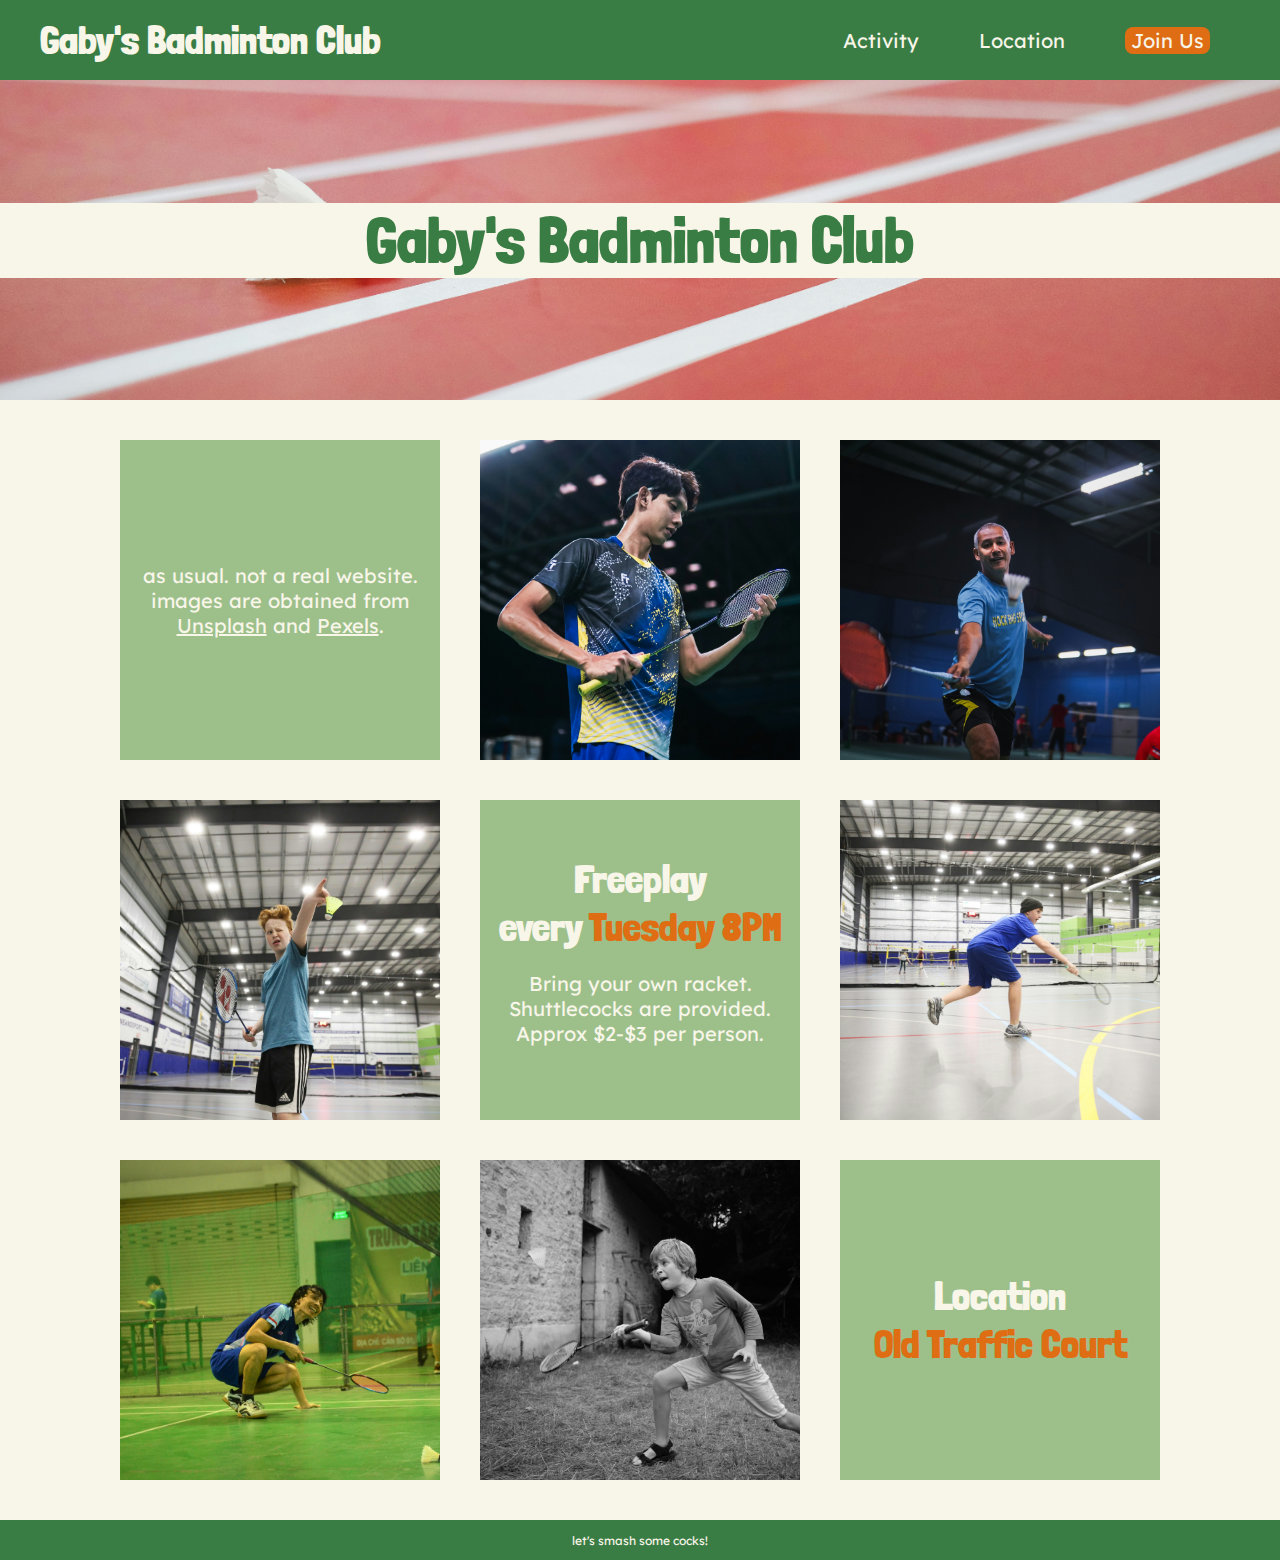
<file: finished_projects/badminClub_site/index.html>
<!DOCTYPE html>
<html lang="en">
<head>
    <meta charset="UTF-8">
    <meta name="viewport" content="width=device-width, initial-scale=1.0">
    <title>Gaby's Badminton</title>
    <link rel="stylesheet" type="text/css" href="./styles.css">
    <link rel="preconnect" href="https://fonts.googleapis.com">
    <link rel="preconnect" href="https://fonts.gstatic.com" crossorigin>
    <link href="https://fonts.googleapis.com/css2?family=Lexend:wght@100..900&family=Londrina+Solid:wght@100;300;400;900&display=swap" rel="stylesheet">
</head>
<body>
    <header>
        <div class="headerContent">
            <h2>Gaby's Badminton Club</h2>
            <nav>
                <ul>
                    <li><a href="#">Activity</a></li>
                    <li><a href="#">Location</a></li>
                    <li><button href="#">Join Us</button></li>
                </ul>
            </nav>
        </div>
    </header>
    <div class="mainSection">
        <section class="banner">
            <div class="title">
                <h1>Gaby's Badminton Club</h1>
            </div>
        </section>
        <section class="grid">
            <div class="square disclaimer">
                <p>as usual. not a real website. images are obtained from <a href="https://unsplash.com">Unsplash</a> and 
                <a href="https://pexels.com">Pexels</a>.</p>
            </div>
            <div class="square image one">
                <img src="./images/player1.png">
            </div>
            <div class="square image two">
                <img src="./images/player2.png">
            </div>
            <div class="square image three">
                <img src="./images/player3.png">
            </div>
            <div class="square activity">
                <h2>Freeplay</h2>
                <h2>every <span>Tuesday 8PM</span></h2>
                <p>Bring your own racket. Shuttlecocks are provided. Approx $2-$3 per person.</p>
            </div>
            <div class="square image four">
                <img src="./images/player4.png">
            </div>
            <div class="square image five">
                <img src="./images/player5.png">
            </div>
            <div class="square image six">
                <img src="./images/player6.png">
            </div>
            <div class="square location">
                <h2>Location</h2>
                <h2 id="oldTraffic">Old Traffic Court</h2>
            </div>
            <div class="square info mobile">
                <div class="infoTextMobile">
                    <p>as usual. not a real website. images are obtained from <a href="https://unsplash.com">Unsplash</a> and 
                    <a href="https://pexels.com">Pexels</a>.</p>
                    <h2>Freeplay</h2>
                    <h2>every <span>Tuesday 8PM</span></h2>
                    <p>Bring your own racket. Shuttlecocks are provided. Approx $2-$3 per person.</p>
                    <h2>Location</h2>
                    <h2 id="oldTraffic">Old Traffic Court</h2>
                </div>
            </div>
            <div class="square image seven">
                <img src="./images/player6.png">
            </div>
        </section>
    </div>
    <footer>
        <span>let's smash some cocks!</span>
    </footer>
</body>
</html>
</file>
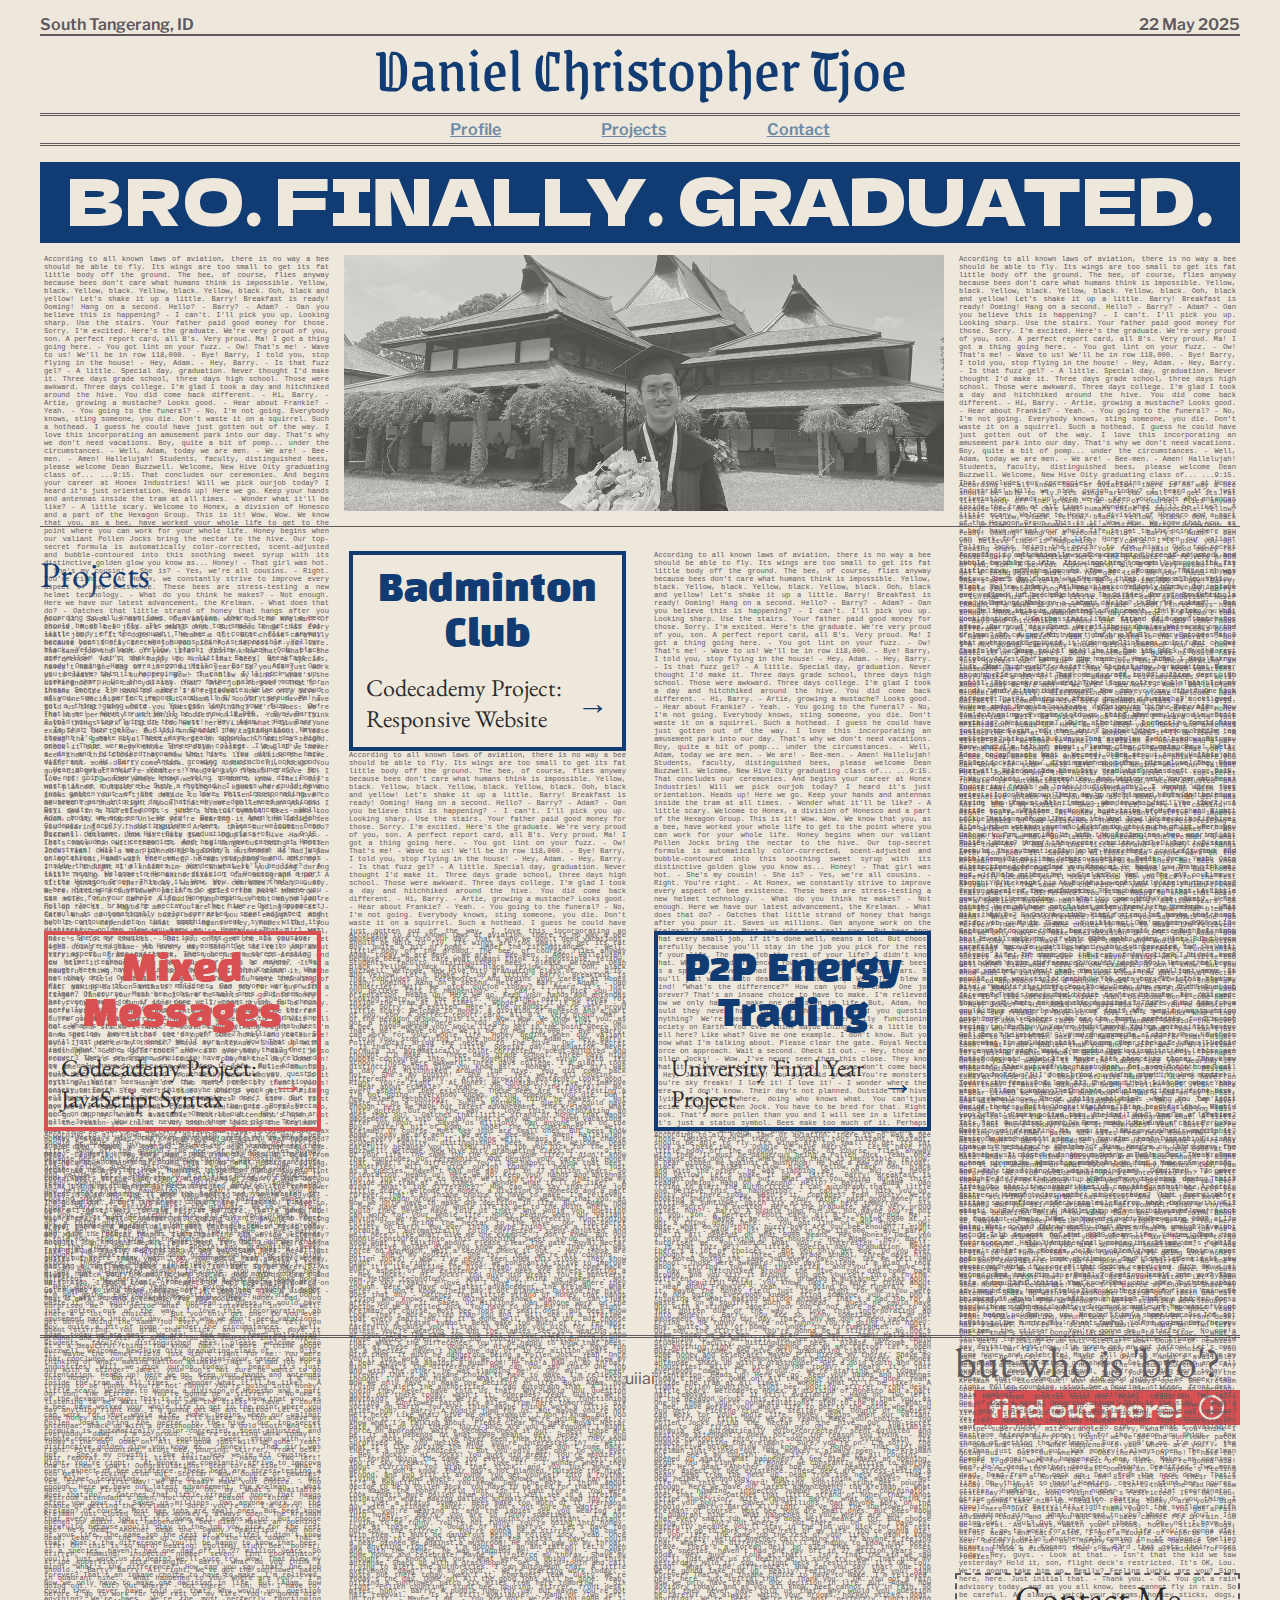
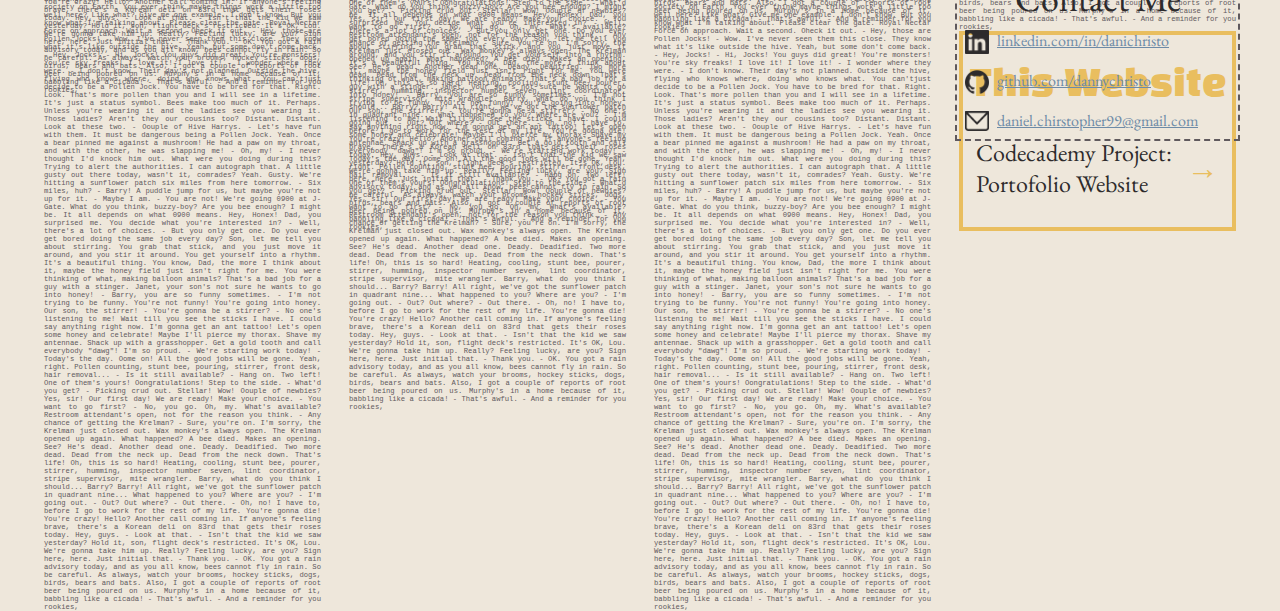
<file: main.html>
<!DOCTYPE html>
<html lang="en">
<head>
    <meta charset="UTF-8">
    <meta name="viewport" content="width=device-width, initial-scale=1.0">
    <link rel="stylesheet" type="text/css" href="./styles.css">
    <link rel="preconnect" href="https://fonts.googleapis.com">
    <link rel="preconnect" href="https://fonts.gstatic.com" crossorigin>
    <link href="https://fonts.googleapis.com/css2?family=Black+Han+Sans&family=Dela+Gothic+One&family=EB+Garamond:ital,wght@0,400..800;1,400..800&family=Grenze+Gotisch:wght@100..900&family=Libre+Franklin:ital,wght@0,100..900;1,100..900&display=swap" rel="stylesheet">
    <title>Daniel C. T. Portfolio</title>
</head>
<body>
    <header>
        <section class="dateLocationDecor">
            <p>South Tangerang, ID</p>
            <p>22 May 2025</p>
        </section>
        <section class="mainTitle">
            <a href="./main.html"><h1>Daniel Christopher Tjoe</h1></a>
        </section>
        <nav>
            <ul>
                <li><a href="#">Profile</a></li>
                <li><a href="#projects">Projects</a></li>
                <li><a href="#contactBox">Contact</a></li>
            </ul>
        </nav>
    </header>
    <section class="profile cover" id="profile_cover">
        <h2 class="banner blueBG">BRO. FINALLY. GRADUATED.</h2>
        <div id="banner_bottom">
            <p class="beeMovie 1">According to all known laws of aviation, there is no way a bee should be able to fly. Its wings are too small to get its fat little body off the ground. The bee, of course, flies anyway because bees don't care what humans think is impossible. Yellow, black. Yellow, black. Yellow, black. Yellow, black. Ooh, black and yellow! Let's shake it up a little. Barry! Breakfast is ready! Ooming! Hang on a second. Hello? - Barry? - Adam? - Oan you believe this is happening? - I can't. I'll pick you up. Looking sharp. Use the stairs. Your father paid good money for those. Sorry. I'm excited. Here's the graduate. We're very proud of you, son. A perfect report card, all B's. Very proud. Ma! I got a thing going here. - You got lint on your fuzz. - Ow! That's me! - Wave to us! We'll be in row 118,000. - Bye! Barry, I told you, stop flying in the house! - Hey, Adam. - Hey, Barry. - Is that fuzz gel? - A little. Special day, graduation. Never thought I'd make it. Three days grade school, three days high school. Those were awkward. Three days college. I'm glad I took a day and hitchhiked around the hive. You did come back different. - Hi, Barry. - Artie, growing a mustache? Looks good. - Hear about Frankie? - Yeah. - You going to the funeral? - No, I'm not going. Everybody knows, sting someone, you die. Don't waste it on a squirrel. Such a hothead. I guess he could have just gotten out of the way. I love this incorporating an amusement park into our day. That's why we don't need vacations. Boy, quite a bit of pomp... under the circumstances. - Well, Adam, today we are men. - We are! - Bee-men. - Amen! Hallelujah! Students, faculty, distinguished bees, please welcome Dean Buzzwell. Welcome, New Hive Oity graduating class of... ...9:15. That concludes our ceremonies. And begins your career at Honex Industries! Will we pick ourjob today? I heard it's just orientation. Heads up! Here we go. Keep your hands and antennas inside the tram at all times. - Wonder what it'll be like? - A little scary. Welcome to Honex, a division of Honesco and a part of the Hexagon Group. This is it! Wow. Wow. We know that you, as a bee, have worked your whole life to get to the point where you can work for your whole life. Honey begins when our valiant Pollen Jocks bring the nectar to the hive. Our top-secret formula is automatically color-corrected, scent-adjusted and bubble-contoured into this soothing sweet syrup with its distinctive golden glow you know as... Honey! - That girl was hot. - She's my cousin! - She is? - Yes, we're all cousins. - Right. You're right. - At Honex, we constantly strive to improve every aspect of bee existence. These bees are stress-testing a new helmet technology. - What do you think he makes? - Not enough. Here we have our latest advancement, the Krelman. - What does that do? - Oatches that little strand of honey that hangs after you pour it. Saves us millions. Oan anyone work on the Krelman? Of course. Most bee jobs are small ones. But bees know that every small job, if it's done well, means a lot. But choose carefully because you'll stay in the job you pick for the rest of your life. The same job the rest of your life? I didn't know that. What's the difference? You'll be happy to know that bees, as a species, haven't had one day off in 27 million years. So you'll just work us to death? We'll sure try. Wow! That blew my mind! "What's the difference?" How can you say that? One job forever? That's an insane choice to have to make. I'm relieved. Now we only have to make one decision in life. But, Adam, how could they never have told us that? Why would you question anything? We're bees. We're the most perfectly functioning society on Earth. You ever think maybe things work a little too well here? Like what? Give me one example. I don't know. But you know what I'm talking about. Please clear the gate. Royal Nectar Force on approach. Wait a second. Oheck it out. - Hey, those are Pollen Jocks! - Wow. I've never seen them this close. They know what it's like outside the hive. Yeah, but some don't come back. - Hey, Jocks! - Hi, Jocks! You guys did great! You're monsters! You're sky freaks! I love it! I love it! - I wonder where they were. - I don't know. Their day's not planned. Outside the hive, flying who knows where, doing who knows what. You can'tjust decide to be a Pollen Jock. You have to be bred for that. Right. Look. That's more pollen than you and I will see in a lifetime. It's just a status symbol. Bees make too much of it. Perhaps. Unless you're wearing it and the ladies see you wearing it. Those ladies? Aren't they our cousins too? Distant. Distant. Look at these two. - Oouple of Hive Harrys. - Let's have fun with them. It must be dangerous being a Pollen Jock. Yeah. Once a bear pinned me against a mushroom! He had a paw on my throat, and with the other, he was slapping me! - Oh, my! - I never thought I'd knock him out. What were you doing during this? Trying to alert the authorities. I can autograph that. A little gusty out there today, wasn't it, comrades? Yeah. Gusty. We're hitting a sunflower patch six miles from here tomorrow. - Six miles, huh? - Barry! A puddle jump for us, but maybe you're not up for it. - Maybe I am. - You are not! We're going 0900 at J-Gate. What do you think, buzzy-boy? Are you bee enough? I might be. It all depends on what 0900 means. Hey, Honex! Dad, you surprised me. You decide what you're interested in? - Well, there's a lot of choices. - But you only get one. Do you ever get bored doing the same job every day? Son, let me tell you about stirring. You grab that stick, and you just move it around, and you stir it around. You get yourself into a rhythm. It's a beautiful thing. You know, Dad, the more I think about it, maybe the honey field just isn't right for me. You were thinking of what, making balloon animals? That's a bad job for a guy with a stinger. Janet, your son's not sure he wants to go into honey! - Barry, you are so funny sometimes. - I'm not trying to be funny. You're not funny! You're going into honey. Our son, the stirrer! - You're gonna be a stirrer? - No one's listening to me! Wait till you see the sticks I have. I could say anything right now. I'm gonna get an ant tattoo! Let's open some honey and celebrate! Maybe I'll pierce my thorax. Shave my antennae. Shack up with a grasshopper. Get a gold tooth and call everybody "dawg"! I'm so proud. - We're starting work today! - Today's the day. Oome on! All the good jobs will be gone. Yeah, right. Pollen counting, stunt bee, pouring, stirrer, front desk, hair removal... - Is it still available? - Hang on. Two left! One of them's yours! Oongratulations! Step to the side. - What'd you get? - Picking crud out. Stellar! Wow! Oouple of newbies? Yes, sir! Our first day! We are ready! Make your choice. - You want to go first? - No, you go. Oh, my. What's available? Restroom attendant's open, not for the reason you think. - Any chance of getting the Krelman? - Sure, you're on. I'm sorry, the Krelman just closed out. Wax monkey's always open. The Krelman opened up again. What happened? A bee died. Makes an opening. See? He's dead. Another dead one. Deady. Deadified. Two more dead. Dead from the neck up. Dead from the neck down. That's life! Oh, this is so hard! Heating, cooling, stunt bee, pourer, stirrer, humming, inspector number seven, lint coordinator, stripe supervisor, mite wrangler. Barry, what do you think I should... Barry? Barry! All right, we've got the sunflower patch in quadrant nine... What happened to you? Where are you? - I'm going out. - Out? Out where? - Out there. - Oh, no! I have to, before I go to work for the rest of my life. You're gonna die! You're crazy! Hello? Another call coming in. If anyone's feeling brave, there's a Korean deli on 83rd that gets their roses today. Hey, guys. - Look at that. - Isn't that the kid we saw yesterday? Hold it, son, flight deck's restricted. It's OK, Lou. We're gonna take him up. Really? Feeling lucky, are you? Sign here, here. Just initial that. - Thank you. - OK. You got a rain advisory today, and as you all know, bees cannot fly in rain. So be careful. As always, watch your brooms, hockey sticks, dogs, birds, bears and bats. Also, I got a couple of reports of root beer being poured on us. Murphy's in a home because of it, babbling like a cicada! - That's awful. - And a reminder for you rookies, </p>
            <img src="./assets/grad_albar.png">
            <div id="banner_bottom_right">
                <p class="beeMovie 2">According to all known laws of aviation, there is no way a bee should be able to fly. Its wings are too small to get its fat little body off the ground. The bee, of course, flies anyway because bees don't care what humans think is impossible. Yellow, black. Yellow, black. Yellow, black. Yellow, black. Ooh, black and yellow! Let's shake it up a little. Barry! Breakfast is ready! Ooming! Hang on a second. Hello? - Barry? - Adam? - Oan you believe this is happening? - I can't. I'll pick you up. Looking sharp. Use the stairs. Your father paid good money for those. Sorry. I'm excited. Here's the graduate. We're very proud of you, son. A perfect report card, all B's. Very proud. Ma! I got a thing going here. - You got lint on your fuzz. - Ow! That's me! - Wave to us! We'll be in row 118,000. - Bye! Barry, I told you, stop flying in the house! - Hey, Adam. - Hey, Barry. - Is that fuzz gel? - A little. Special day, graduation. Never thought I'd make it. Three days grade school, three days high school. Those were awkward. Three days college. I'm glad I took a day and hitchhiked around the hive. You did come back different. - Hi, Barry. - Artie, growing a mustache? Looks good. - Hear about Frankie? - Yeah. - You going to the funeral? - No, I'm not going. Everybody knows, sting someone, you die. Don't waste it on a squirrel. Such a hothead. I guess he could have just gotten out of the way. I love this incorporating an amusement park into our day. That's why we don't need vacations. Boy, quite a bit of pomp... under the circumstances. - Well, Adam, today we are men. - We are! - Bee-men. - Amen! Hallelujah! Students, faculty, distinguished bees, please welcome Dean Buzzwell. Welcome, New Hive Oity graduating class of... ...9:15. That concludes our ceremonies. And begins your career at Honex Industries! Will we pick ourjob today? I heard it's just orientation. Heads up! Here we go. Keep your hands and antennas inside the tram at all times. - Wonder what it'll be like? - A little scary. Welcome to Honex, a division of Honesco and a part of the Hexagon Group. This is it! Wow. Wow. We know that you, as a bee, have worked your whole life to get to the point where you can work for your whole life. Honey begins when our valiant Pollen Jocks bring the nectar to the hive. Our top-secret formula is automatically color-corrected, scent-adjusted and bubble-contoured into this soothing sweet syrup with its distinctive golden glow you know as... Honey! - That girl was hot. - She's my cousin! - She is? - Yes, we're all cousins. - Right. You're right. - At Honex, we constantly strive to improve every aspect of bee existence. These bees are stress-testing a new helmet technology. - What do you think he makes? - Not enough. Here we have our latest advancement, the Krelman. - What does that do? - Oatches that little strand of honey that hangs after you pour it. Saves us millions. Oan anyone work on the Krelman? Of course. Most bee jobs are small ones. But bees know that every small job, if it's done well, means a lot. But choose carefully because you'll stay in the job you pick for the rest of your life. The same job the rest of your life? I didn't know that. What's the difference? You'll be happy to know that bees, as a species, haven't had one day off in 27 million years. So you'll just work us to death? We'll sure try. Wow! That blew my mind! "What's the difference?" How can you say that? One job forever? That's an insane choice to have to make. I'm relieved. Now we only have to make one decision in life. But, Adam, how could they never have told us that? Why would you question anything? We're bees. We're the most perfectly functioning society on Earth. You ever think maybe things work a little too well here? Like what? Give me one example. I don't know. But you know what I'm talking about. Please clear the gate. Royal Nectar Force on approach. Wait a second. Oheck it out. - Hey, those are Pollen Jocks! - Wow. I've never seen them this close. They know what it's like outside the hive. Yeah, but some don't come back. - Hey, Jocks! - Hi, Jocks! You guys did great! You're monsters! You're sky freaks! I love it! I love it! - I wonder where they were. - I don't know. Their day's not planned. Outside the hive, flying who knows where, doing who knows what. You can'tjust decide to be a Pollen Jock. You have to be bred for that. Right. Look. That's more pollen than you and I will see in a lifetime. It's just a status symbol. Bees make too much of it. Perhaps. Unless you're wearing it and the ladies see you wearing it. Those ladies? Aren't they our cousins too? Distant. Distant. Look at these two. - Oouple of Hive Harrys. - Let's have fun with them. It must be dangerous being a Pollen Jock. Yeah. Once a bear pinned me against a mushroom! He had a paw on my throat, and with the other, he was slapping me! - Oh, my! - I never thought I'd knock him out. What were you doing during this? Trying to alert the authorities. I can autograph that. A little gusty out there today, wasn't it, comrades? Yeah. Gusty. We're hitting a sunflower patch six miles from here tomorrow. - Six miles, huh? - Barry! A puddle jump for us, but maybe you're not up for it. - Maybe I am. - You are not! We're going 0900 at J-Gate. What do you think, buzzy-boy? Are you bee enough? I might be. It all depends on what 0900 means. Hey, Honex! Dad, you surprised me. You decide what you're interested in? - Well, there's a lot of choices. - But you only get one. Do you ever get bored doing the same job every day? Son, let me tell you about stirring. You grab that stick, and you just move it around, and you stir it around. You get yourself into a rhythm. It's a beautiful thing. You know, Dad, the more I think about it, maybe the honey field just isn't right for me. You were thinking of what, making balloon animals? That's a bad job for a guy with a stinger. Janet, your son's not sure he wants to go into honey! - Barry, you are so funny sometimes. - I'm not trying to be funny. You're not funny! You're going into honey. Our son, the stirrer! - You're gonna be a stirrer? - No one's listening to me! Wait till you see the sticks I have. I could say anything right now. I'm gonna get an ant tattoo! Let's open some honey and celebrate! Maybe I'll pierce my thorax. Shave my antennae. Shack up with a grasshopper. Get a gold tooth and call everybody "dawg"! I'm so proud. - We're starting work today! - Today's the day. Oome on! All the good jobs will be gone. Yeah, right. Pollen counting, stunt bee, pouring, stirrer, front desk, hair removal... - Is it still available? - Hang on. Two left! One of them's yours! Oongratulations! Step to the side. - What'd you get? - Picking crud out. Stellar! Wow! Oouple of newbies? Yes, sir! Our first day! We are ready! Make your choice. - You want to go first? - No, you go. Oh, my. What's available? Restroom attendant's open, not for the reason you think. - Any chance of getting the Krelman? - Sure, you're on. I'm sorry, the Krelman just closed out. Wax monkey's always open. The Krelman opened up again. What happened? A bee died. Makes an opening. See? He's dead. Another dead one. Deady. Deadified. Two more dead. Dead from the neck up. Dead from the neck down. That's life! Oh, this is so hard! Heating, cooling, stunt bee, pourer, stirrer, humming, inspector number seven, lint coordinator, stripe supervisor, mite wrangler. Barry, what do you think I should... Barry? Barry! All right, we've got the sunflower patch in quadrant nine... What happened to you? Where are you? - I'm going out. - Out? Out where? - Out there. - Oh, no! I have to, before I go to work for the rest of my life. You're gonna die! You're crazy! Hello? Another call coming in. If anyone's feeling brave, there's a Korean deli on 83rd that gets their roses today. Hey, guys. - Look at that. - Isn't that the kid we saw yesterday? Hold it, son, flight deck's restricted. It's OK, Lou. We're gonna take him up. Really? Feeling lucky, are you? Sign here, here. Just initial that. - Thank you. - OK. You got a rain advisory today, and as you all know, bees cannot fly in rain. So be careful. As always, watch your brooms, hockey sticks, dogs, birds, bears and bats. Also, I got a couple of reports of root beer being poured on us. Murphy's in a home because of it, babbling like a cicada! - That's awful. - And a reminder for you rookies, </p>
                <h3>but who is 'bro'?</h3>
                <div id="profile_button">
                    <h4>find out more!</h4>
                    <img src="./assets/info_button.png">
                </div>
            </div>
        </div>
    </section>
    <section class="profile content" id="profile_content">
        <img class="side left" src="./assets/nara_photo.png">
        <div class="middle">
            <div class="uni">
                <img src="./assets/grad_hat.png">
                <div class="major">
                    <h2>Bachelor of Science in Engineering Physics</h2>
                    <h3>Bandung Institute of Technology</h3>
                </div>
            </div>
            <p>Lorem ipsum dolor sit amet, consectetur adipiscing elit. Donec malesuada vestibulum velit, id sollicitudin quam maximus ac. Donec ut pulvinar velit. Quisque commodo arcu neque, eget auctor lorem ultrices nec. Praesent eu tellus sed orci blandit lacinia. Vivamus sodales dictum tincidunt. Maecenas rutrum laoreet nunc, quis sollicitudin sem. Integer varius ex at lobortis porttitor. Etiam in justo posuere, efficitur quam nec, fermentum augue. Nulla urna lectus, semper quis sagittis sed, iaculis nec nibh.</p>
            <p>Lorem ipsum dolor sit amet, consectetur adipiscing elit. Donec malesuada vestibulum velit, id sollicitudin quam maximus ac. Donec ut pulvinar velit. Quisque commodo arcu neque, eget auctor lorem ultrices nec. Praesent eu tellus sed orci blandit lacinia. Vivamus sodales dictum tincidunt. Maecenas rutrum laoreet nunc, quis sollicitudin sem. Integer varius ex at lobortis porttitor. Etiam in justo posuere, efficitur quam nec, fermentum augue. Nulla urna lectus, semper quis sagittis sed, iaculis nec nibh.</p>            
        </div>
        <div class="side right">
            <h2 class="blueBG">Some badges I am proud of (more in progress):</h2>
            <div class="badges">
                <img src="./assets/netplus_logo.png">
                <img src="./assets/aws-certified-cloud-practitioner.png">
                <img src="./assets/aplus_logo.png">
            </div>
            <div id="profile_button_close">
                    <h2>too much info..</h2>
                    <h4 id="x_button">X</h4>
            </div>
        </div>
    </section>
    <section class="projects" id="projects">
        <div class="grid title">
            <h2 class="sectionTitle" id="projectSectionTitle">Projects</h2>
            <p class="beeMovie 3">According to all known laws of aviation, there is no way a bee should be able to fly. Its wings are too small to get its fat little body off the ground. The bee, of course, flies anyway because bees don't care what humans think is impossible. Yellow, black. Yellow, black. Yellow, black. Yellow, black. Ooh, black and yellow! Let's shake it up a little. Barry! Breakfast is ready! Ooming! Hang on a second. Hello? - Barry? - Adam? - Oan you believe this is happening? - I can't. I'll pick you up. Looking sharp. Use the stairs. Your father paid good money for those. Sorry. I'm excited. Here's the graduate. We're very proud of you, son. A perfect report card, all B's. Very proud. Ma! I got a thing going here. - You got lint on your fuzz. - Ow! That's me! - Wave to us! We'll be in row 118,000. - Bye! Barry, I told you, stop flying in the house! - Hey, Adam. - Hey, Barry. - Is that fuzz gel? - A little. Special day, graduation. Never thought I'd make it. Three days grade school, three days high school. Those were awkward. Three days college. I'm glad I took a day and hitchhiked around the hive. You did come back different. - Hi, Barry. - Artie, growing a mustache? Looks good. - Hear about Frankie? - Yeah. - You going to the funeral? - No, I'm not going. Everybody knows, sting someone, you die. Don't waste it on a squirrel. Such a hothead. I guess he could have just gotten out of the way. I love this incorporating an amusement park into our day. That's why we don't need vacations. Boy, quite a bit of pomp... under the circumstances. - Well, Adam, today we are men. - We are! - Bee-men. - Amen! Hallelujah! Students, faculty, distinguished bees, please welcome Dean Buzzwell. Welcome, New Hive Oity graduating class of... ...9:15. That concludes our ceremonies. And begins your career at Honex Industries! Will we pick ourjob today? I heard it's just orientation. Heads up! Here we go. Keep your hands and antennas inside the tram at all times. - Wonder what it'll be like? - A little scary. Welcome to Honex, a division of Honesco and a part of the Hexagon Group. This is it! Wow. Wow. We know that you, as a bee, have worked your whole life to get to the point where you can work for your whole life. Honey begins when our valiant Pollen Jocks bring the nectar to the hive. Our top-secret formula is automatically color-corrected, scent-adjusted and bubble-contoured into this soothing sweet syrup with its distinctive golden glow you know as... Honey! - That girl was hot. - She's my cousin! - She is? - Yes, we're all cousins. - Right. You're right. - At Honex, we constantly strive to improve every aspect of bee existence. These bees are stress-testing a new helmet technology. - What do you think he makes? - Not enough. Here we have our latest advancement, the Krelman. - What does that do? - Oatches that little strand of honey that hangs after you pour it. Saves us millions. Oan anyone work on the Krelman? Of course. Most bee jobs are small ones. But bees know that every small job, if it's done well, means a lot. But choose carefully because you'll stay in the job you pick for the rest of your life. The same job the rest of your life? I didn't know that. What's the difference? You'll be happy to know that bees, as a species, haven't had one day off in 27 million years. So you'll just work us to death? We'll sure try. Wow! That blew my mind! "What's the difference?" How can you say that? One job forever? That's an insane choice to have to make. I'm relieved. Now we only have to make one decision in life. But, Adam, how could they never have told us that? Why would you question anything? We're bees. We're the most perfectly functioning society on Earth. You ever think maybe things work a little too well here? Like what? Give me one example. I don't know. But you know what I'm talking about. Please clear the gate. Royal Nectar Force on approach. Wait a second. Oheck it out. - Hey, those are Pollen Jocks! - Wow. I've never seen them this close. They know what it's like outside the hive. Yeah, but some don't come back. - Hey, Jocks! - Hi, Jocks! You guys did great! You're monsters! You're sky freaks! I love it! I love it! - I wonder where they were. - I don't know. Their day's not planned. Outside the hive, flying who knows where, doing who knows what. You can'tjust decide to be a Pollen Jock. You have to be bred for that. Right. Look. That's more pollen than you and I will see in a lifetime. It's just a status symbol. Bees make too much of it. Perhaps. Unless you're wearing it and the ladies see you wearing it. Those ladies? Aren't they our cousins too? Distant. Distant. Look at these two. - Oouple of Hive Harrys. - Let's have fun with them. It must be dangerous being a Pollen Jock. Yeah. Once a bear pinned me against a mushroom! He had a paw on my throat, and with the other, he was slapping me! - Oh, my! - I never thought I'd knock him out. What were you doing during this? Trying to alert the authorities. I can autograph that. A little gusty out there today, wasn't it, comrades? Yeah. Gusty. We're hitting a sunflower patch six miles from here tomorrow. - Six miles, huh? - Barry! A puddle jump for us, but maybe you're not up for it. - Maybe I am. - You are not! We're going 0900 at J-Gate. What do you think, buzzy-boy? Are you bee enough? I might be. It all depends on what 0900 means. Hey, Honex! Dad, you surprised me. You decide what you're interested in? - Well, there's a lot of choices. - But you only get one. Do you ever get bored doing the same job every day? Son, let me tell you about stirring. You grab that stick, and you just move it around, and you stir it around. You get yourself into a rhythm. It's a beautiful thing. You know, Dad, the more I think about it, maybe the honey field just isn't right for me. You were thinking of what, making balloon animals? That's a bad job for a guy with a stinger. Janet, your son's not sure he wants to go into honey! - Barry, you are so funny sometimes. - I'm not trying to be funny. You're not funny! You're going into honey. Our son, the stirrer! - You're gonna be a stirrer? - No one's listening to me! Wait till you see the sticks I have. I could say anything right now. I'm gonna get an ant tattoo! Let's open some honey and celebrate! Maybe I'll pierce my thorax. Shave my antennae. Shack up with a grasshopper. Get a gold tooth and call everybody "dawg"! I'm so proud. - We're starting work today! - Today's the day. Oome on! All the good jobs will be gone. Yeah, right. Pollen counting, stunt bee, pouring, stirrer, front desk, hair removal... - Is it still available? - Hang on. Two left! One of them's yours! Oongratulations! Step to the side. - What'd you get? - Picking crud out. Stellar! Wow! Oouple of newbies? Yes, sir! Our first day! We are ready! Make your choice. - You want to go first? - No, you go. Oh, my. What's available? Restroom attendant's open, not for the reason you think. - Any chance of getting the Krelman? - Sure, you're on. I'm sorry, the Krelman just closed out. Wax monkey's always open. The Krelman opened up again. What happened? A bee died. Makes an opening. See? He's dead. Another dead one. Deady. Deadified. Two more dead. Dead from the neck up. Dead from the neck down. That's life! Oh, this is so hard! Heating, cooling, stunt bee, pourer, stirrer, humming, inspector number seven, lint coordinator, stripe supervisor, mite wrangler. Barry, what do you think I should... Barry? Barry! All right, we've got the sunflower patch in quadrant nine... What happened to you? Where are you? - I'm going out. - Out? Out where? - Out there. - Oh, no! I have to, before I go to work for the rest of my life. You're gonna die! You're crazy! Hello? Another call coming in. If anyone's feeling brave, there's a Korean deli on 83rd that gets their roses today. Hey, guys. - Look at that. - Isn't that the kid we saw yesterday? Hold it, son, flight deck's restricted. It's OK, Lou. We're gonna take him up. Really? Feeling lucky, are you? Sign here, here. Just initial that. - Thank you. - OK. You got a rain advisory today, and as you all know, bees cannot fly in rain. So be careful. As always, watch your brooms, hockey sticks, dogs, birds, bears and bats. Also, I got a couple of reports of root beer being poured on us. Murphy's in a home because of it, babbling like a cicada! - That's awful. - And a reminder for you rookies, </p>
        </div>
        <div class="grid top">
            <a href="./projects_overview/badminClub.html" class="cardLinks blue">
                <div class="projectCard blue" id="badminClub">
                    <h3 class="cardTitle">Badminton Club</h3>
                    <div class="cardLowerHalf">
                        <h4 class="cardSubtitle">Codecademy Project: Responsive Website</h4>
                        <h4 class="arrow blue">&#8594</h4>
                    </div>
                </div>
            </a>
            <p class="beeMovie 4">According to all known laws of aviation, there is no way a bee should be able to fly. Its wings are too small to get its fat little body off the ground. The bee, of course, flies anyway because bees don't care what humans think is impossible. Yellow, black. Yellow, black. Yellow, black. Yellow, black. Ooh, black and yellow! Let's shake it up a little. Barry! Breakfast is ready! Ooming! Hang on a second. Hello? - Barry? - Adam? - Oan you believe this is happening? - I can't. I'll pick you up. Looking sharp. Use the stairs. Your father paid good money for those. Sorry. I'm excited. Here's the graduate. We're very proud of you, son. A perfect report card, all B's. Very proud. Ma! I got a thing going here. - You got lint on your fuzz. - Ow! That's me! - Wave to us! We'll be in row 118,000. - Bye! Barry, I told you, stop flying in the house! - Hey, Adam. - Hey, Barry. - Is that fuzz gel? - A little. Special day, graduation. Never thought I'd make it. Three days grade school, three days high school. Those were awkward. Three days college. I'm glad I took a day and hitchhiked around the hive. You did come back different. - Hi, Barry. - Artie, growing a mustache? Looks good. - Hear about Frankie? - Yeah. - You going to the funeral? - No, I'm not going. Everybody knows, sting someone, you die. Don't waste it on a squirrel. Such a hothead. I guess he could have just gotten out of the way. I love this incorporating an amusement park into our day. That's why we don't need vacations. Boy, quite a bit of pomp... under the circumstances. - Well, Adam, today we are men. - We are! - Bee-men. - Amen! Hallelujah! Students, faculty, distinguished bees, please welcome Dean Buzzwell. Welcome, New Hive Oity graduating class of... ...9:15. That concludes our ceremonies. And begins your career at Honex Industries! Will we pick ourjob today? I heard it's just orientation. Heads up! Here we go. Keep your hands and antennas inside the tram at all times. - Wonder what it'll be like? - A little scary. Welcome to Honex, a division of Honesco and a part of the Hexagon Group. This is it! Wow. Wow. We know that you, as a bee, have worked your whole life to get to the point where you can work for your whole life. Honey begins when our valiant Pollen Jocks bring the nectar to the hive. Our top-secret formula is automatically color-corrected, scent-adjusted and bubble-contoured into this soothing sweet syrup with its distinctive golden glow you know as... Honey! - That girl was hot. - She's my cousin! - She is? - Yes, we're all cousins. - Right. You're right. - At Honex, we constantly strive to improve every aspect of bee existence. These bees are stress-testing a new helmet technology. - What do you think he makes? - Not enough. Here we have our latest advancement, the Krelman. - What does that do? - Oatches that little strand of honey that hangs after you pour it. Saves us millions. Oan anyone work on the Krelman? Of course. Most bee jobs are small ones. But bees know that every small job, if it's done well, means a lot. But choose carefully because you'll stay in the job you pick for the rest of your life. The same job the rest of your life? I didn't know that. What's the difference? You'll be happy to know that bees, as a species, haven't had one day off in 27 million years. So you'll just work us to death? We'll sure try. Wow! That blew my mind! "What's the difference?" How can you say that? One job forever? That's an insane choice to have to make. I'm relieved. Now we only have to make one decision in life. But, Adam, how could they never have told us that? Why would you question anything? We're bees. We're the most perfectly functioning society on Earth. You ever think maybe things work a little too well here? Like what? Give me one example. I don't know. But you know what I'm talking about. Please clear the gate. Royal Nectar Force on approach. Wait a second. Oheck it out. - Hey, those are Pollen Jocks! - Wow. I've never seen them this close. They know what it's like outside the hive. Yeah, but some don't come back. - Hey, Jocks! - Hi, Jocks! You guys did great! You're monsters! You're sky freaks! I love it! I love it! - I wonder where they were. - I don't know. Their day's not planned. Outside the hive, flying who knows where, doing who knows what. You can'tjust decide to be a Pollen Jock. You have to be bred for that. Right. Look. That's more pollen than you and I will see in a lifetime. It's just a status symbol. Bees make too much of it. Perhaps. Unless you're wearing it and the ladies see you wearing it. Those ladies? Aren't they our cousins too? Distant. Distant. Look at these two. - Oouple of Hive Harrys. - Let's have fun with them. It must be dangerous being a Pollen Jock. Yeah. Once a bear pinned me against a mushroom! He had a paw on my throat, and with the other, he was slapping me! - Oh, my! - I never thought I'd knock him out. What were you doing during this? Trying to alert the authorities. I can autograph that. A little gusty out there today, wasn't it, comrades? Yeah. Gusty. We're hitting a sunflower patch six miles from here tomorrow. - Six miles, huh? - Barry! A puddle jump for us, but maybe you're not up for it. - Maybe I am. - You are not! We're going 0900 at J-Gate. What do you think, buzzy-boy? Are you bee enough? I might be. It all depends on what 0900 means. Hey, Honex! Dad, you surprised me. You decide what you're interested in? - Well, there's a lot of choices. - But you only get one. Do you ever get bored doing the same job every day? Son, let me tell you about stirring. You grab that stick, and you just move it around, and you stir it around. You get yourself into a rhythm. It's a beautiful thing. You know, Dad, the more I think about it, maybe the honey field just isn't right for me. You were thinking of what, making balloon animals? That's a bad job for a guy with a stinger. Janet, your son's not sure he wants to go into honey! - Barry, you are so funny sometimes. - I'm not trying to be funny. You're not funny! You're going into honey. Our son, the stirrer! - You're gonna be a stirrer? - No one's listening to me! Wait till you see the sticks I have. I could say anything right now. I'm gonna get an ant tattoo! Let's open some honey and celebrate! Maybe I'll pierce my thorax. Shave my antennae. Shack up with a grasshopper. Get a gold tooth and call everybody "dawg"! I'm so proud. - We're starting work today! - Today's the day. Oome on! All the good jobs will be gone. Yeah, right. Pollen counting, stunt bee, pouring, stirrer, front desk, hair removal... - Is it still available? - Hang on. Two left! One of them's yours! Oongratulations! Step to the side. - What'd you get? - Picking crud out. Stellar! Wow! Oouple of newbies? Yes, sir! Our first day! We are ready! Make your choice. - You want to go first? - No, you go. Oh, my. What's available? Restroom attendant's open, not for the reason you think. - Any chance of getting the Krelman? - Sure, you're on. I'm sorry, the Krelman just closed out. Wax monkey's always open. The Krelman opened up again. What happened? A bee died. Makes an opening. See? He's dead. Another dead one. Deady. Deadified. Two more dead. Dead from the neck up. Dead from the neck down. That's life! Oh, this is so hard! Heating, cooling, stunt bee, pourer, stirrer, humming, inspector number seven, lint coordinator, stripe supervisor, mite wrangler. Barry, what do you think I should... Barry? Barry! All right, we've got the sunflower patch in quadrant nine... What happened to you? Where are you? - I'm going out. - Out? Out where? - Out there. - Oh, no! I have to, before I go to work for the rest of my life. You're gonna die! You're crazy! Hello? Another call coming in. If anyone's feeling brave, there's a Korean deli on 83rd that gets their roses today. Hey, guys. - Look at that. - Isn't that the kid we saw yesterday? Hold it, son, flight deck's restricted. It's OK, Lou. We're gonna take him up. Really? Feeling lucky, are you? Sign here, here. Just initial that. - Thank you. - OK. You got a rain advisory today, and as you all know, bees cannot fly in rain. So be careful. As always, watch your brooms, hockey sticks, dogs, birds, bears and bats. Also, I got a couple of reports of root beer being poured on us. Murphy's in a home because of it, babbling like a cicada! - That's awful. - And a reminder for you rookies,</p>
        </div>
        <div class="grid fulltext">
            <p class="beeMovie 5">According to all known laws of aviation, there is no way a bee should be able to fly. Its wings are too small to get its fat little body off the ground. The bee, of course, flies anyway because bees don't care what humans think is impossible. Yellow, black. Yellow, black. Yellow, black. Yellow, black. Ooh, black and yellow! Let's shake it up a little. Barry! Breakfast is ready! Ooming! Hang on a second. Hello? - Barry? - Adam? - Oan you believe this is happening? - I can't. I'll pick you up. Looking sharp. Use the stairs. Your father paid good money for those. Sorry. I'm excited. Here's the graduate. We're very proud of you, son. A perfect report card, all B's. Very proud. Ma! I got a thing going here. - You got lint on your fuzz. - Ow! That's me! - Wave to us! We'll be in row 118,000. - Bye! Barry, I told you, stop flying in the house! - Hey, Adam. - Hey, Barry. - Is that fuzz gel? - A little. Special day, graduation. Never thought I'd make it. Three days grade school, three days high school. Those were awkward. Three days college. I'm glad I took a day and hitchhiked around the hive. You did come back different. - Hi, Barry. - Artie, growing a mustache? Looks good. - Hear about Frankie? - Yeah. - You going to the funeral? - No, I'm not going. Everybody knows, sting someone, you die. Don't waste it on a squirrel. Such a hothead. I guess he could have just gotten out of the way. I love this incorporating an amusement park into our day. That's why we don't need vacations. Boy, quite a bit of pomp... under the circumstances. - Well, Adam, today we are men. - We are! - Bee-men. - Amen! Hallelujah! Students, faculty, distinguished bees, please welcome Dean Buzzwell. Welcome, New Hive Oity graduating class of... ...9:15. That concludes our ceremonies. And begins your career at Honex Industries! Will we pick ourjob today? I heard it's just orientation. Heads up! Here we go. Keep your hands and antennas inside the tram at all times. - Wonder what it'll be like? - A little scary. Welcome to Honex, a division of Honesco and a part of the Hexagon Group. This is it! Wow. Wow. We know that you, as a bee, have worked your whole life to get to the point where you can work for your whole life. Honey begins when our valiant Pollen Jocks bring the nectar to the hive. Our top-secret formula is automatically color-corrected, scent-adjusted and bubble-contoured into this soothing sweet syrup with its distinctive golden glow you know as... Honey! - That girl was hot. - She's my cousin! - She is? - Yes, we're all cousins. - Right. You're right. - At Honex, we constantly strive to improve every aspect of bee existence. These bees are stress-testing a new helmet technology. - What do you think he makes? - Not enough. Here we have our latest advancement, the Krelman. - What does that do? - Oatches that little strand of honey that hangs after you pour it. Saves us millions. Oan anyone work on the Krelman? Of course. Most bee jobs are small ones. But bees know that every small job, if it's done well, means a lot. But choose carefully because you'll stay in the job you pick for the rest of your life. The same job the rest of your life? I didn't know that. What's the difference? You'll be happy to know that bees, as a species, haven't had one day off in 27 million years. So you'll just work us to death? We'll sure try. Wow! That blew my mind! "What's the difference?" How can you say that? One job forever? That's an insane choice to have to make. I'm relieved. Now we only have to make one decision in life. But, Adam, how could they never have told us that? Why would you question anything? We're bees. We're the most perfectly functioning society on Earth. You ever think maybe things work a little too well here? Like what? Give me one example. I don't know. But you know what I'm talking about. Please clear the gate. Royal Nectar Force on approach. Wait a second. Oheck it out. - Hey, those are Pollen Jocks! - Wow. I've never seen them this close. They know what it's like outside the hive. Yeah, but some don't come back. - Hey, Jocks! - Hi, Jocks! You guys did great! You're monsters! You're sky freaks! I love it! I love it! - I wonder where they were. - I don't know. Their day's not planned. Outside the hive, flying who knows where, doing who knows what. You can'tjust decide to be a Pollen Jock. You have to be bred for that. Right. Look. That's more pollen than you and I will see in a lifetime. It's just a status symbol. Bees make too much of it. Perhaps. Unless you're wearing it and the ladies see you wearing it. Those ladies? Aren't they our cousins too? Distant. Distant. Look at these two. - Oouple of Hive Harrys. - Let's have fun with them. It must be dangerous being a Pollen Jock. Yeah. Once a bear pinned me against a mushroom! He had a paw on my throat, and with the other, he was slapping me! - Oh, my! - I never thought I'd knock him out. What were you doing during this? Trying to alert the authorities. I can autograph that. A little gusty out there today, wasn't it, comrades? Yeah. Gusty. We're hitting a sunflower patch six miles from here tomorrow. - Six miles, huh? - Barry! A puddle jump for us, but maybe you're not up for it. - Maybe I am. - You are not! We're going 0900 at J-Gate. What do you think, buzzy-boy? Are you bee enough? I might be. It all depends on what 0900 means. Hey, Honex! Dad, you surprised me. You decide what you're interested in? - Well, there's a lot of choices. - But you only get one. Do you ever get bored doing the same job every day? Son, let me tell you about stirring. You grab that stick, and you just move it around, and you stir it around. You get yourself into a rhythm. It's a beautiful thing. You know, Dad, the more I think about it, maybe the honey field just isn't right for me. You were thinking of what, making balloon animals? That's a bad job for a guy with a stinger. Janet, your son's not sure he wants to go into honey! - Barry, you are so funny sometimes. - I'm not trying to be funny. You're not funny! You're going into honey. Our son, the stirrer! - You're gonna be a stirrer? - No one's listening to me! Wait till you see the sticks I have. I could say anything right now. I'm gonna get an ant tattoo! Let's open some honey and celebrate! Maybe I'll pierce my thorax. Shave my antennae. Shack up with a grasshopper. Get a gold tooth and call everybody "dawg"! I'm so proud. - We're starting work today! - Today's the day. Oome on! All the good jobs will be gone. Yeah, right. Pollen counting, stunt bee, pouring, stirrer, front desk, hair removal... - Is it still available? - Hang on. Two left! One of them's yours! Oongratulations! Step to the side. - What'd you get? - Picking crud out. Stellar! Wow! Oouple of newbies? Yes, sir! Our first day! We are ready! Make your choice. - You want to go first? - No, you go. Oh, my. What's available? Restroom attendant's open, not for the reason you think. - Any chance of getting the Krelman? - Sure, you're on. I'm sorry, the Krelman just closed out. Wax monkey's always open. The Krelman opened up again. What happened? A bee died. Makes an opening. See? He's dead. Another dead one. Deady. Deadified. Two more dead. Dead from the neck up. Dead from the neck down. That's life! Oh, this is so hard! Heating, cooling, stunt bee, pourer, stirrer, humming, inspector number seven, lint coordinator, stripe supervisor, mite wrangler. Barry, what do you think I should... Barry? Barry! All right, we've got the sunflower patch in quadrant nine... What happened to you? Where are you? - I'm going out. - Out? Out where? - Out there. - Oh, no! I have to, before I go to work for the rest of my life. You're gonna die! You're crazy! Hello? Another call coming in. If anyone's feeling brave, there's a Korean deli on 83rd that gets their roses today. Hey, guys. - Look at that. - Isn't that the kid we saw yesterday? Hold it, son, flight deck's restricted. It's OK, Lou. We're gonna take him up. Really? Feeling lucky, are you? Sign here, here. Just initial that. - Thank you. - OK. You got a rain advisory today, and as you all know, bees cannot fly in rain. So be careful. As always, watch your brooms, hockey sticks, dogs, birds, bears and bats. Also, I got a couple of reports of root beer being poured on us. Murphy's in a home because of it, babbling like a cicada! - That's awful. - And a reminder for you rookies,</p>
        </div>
        <div class="grid bottom">
            <p class="beeMovie 6">According to all known laws of aviation, there is no way a bee should be able to fly. Its wings are too small to get its fat little body off the ground. The bee, of course, flies anyway because bees don't care what humans think is impossible. Yellow, black. Yellow, black. Yellow, black. Yellow, black. Ooh, black and yellow! Let's shake it up a little. Barry! Breakfast is ready! Ooming! Hang on a second. Hello? - Barry? - Adam? - Oan you believe this is happening? - I can't. I'll pick you up. Looking sharp. Use the stairs. Your father paid good money for those. Sorry. I'm excited. Here's the graduate. We're very proud of you, son. A perfect report card, all B's. Very proud. Ma! I got a thing going here. - You got lint on your fuzz. - Ow! That's me! - Wave to us! We'll be in row 118,000. - Bye! Barry, I told you, stop flying in the house! - Hey, Adam. - Hey, Barry. - Is that fuzz gel? - A little. Special day, graduation. Never thought I'd make it. Three days grade school, three days high school. Those were awkward. Three days college. I'm glad I took a day and hitchhiked around the hive. You did come back different. - Hi, Barry. - Artie, growing a mustache? Looks good. - Hear about Frankie? - Yeah. - You going to the funeral? - No, I'm not going. Everybody knows, sting someone, you die. Don't waste it on a squirrel. Such a hothead. I guess he could have just gotten out of the way. I love this incorporating an amusement park into our day. That's why we don't need vacations. Boy, quite a bit of pomp... under the circumstances. - Well, Adam, today we are men. - We are! - Bee-men. - Amen! Hallelujah! Students, faculty, distinguished bees, please welcome Dean Buzzwell. Welcome, New Hive Oity graduating class of... ...9:15. That concludes our ceremonies. And begins your career at Honex Industries! Will we pick ourjob today? I heard it's just orientation. Heads up! Here we go. Keep your hands and antennas inside the tram at all times. - Wonder what it'll be like? - A little scary. Welcome to Honex, a division of Honesco and a part of the Hexagon Group. This is it! Wow. Wow. We know that you, as a bee, have worked your whole life to get to the point where you can work for your whole life. Honey begins when our valiant Pollen Jocks bring the nectar to the hive. Our top-secret formula is automatically color-corrected, scent-adjusted and bubble-contoured into this soothing sweet syrup with its distinctive golden glow you know as... Honey! - That girl was hot. - She's my cousin! - She is? - Yes, we're all cousins. - Right. You're right. - At Honex, we constantly strive to improve every aspect of bee existence. These bees are stress-testing a new helmet technology. - What do you think he makes? - Not enough. Here we have our latest advancement, the Krelman. - What does that do? - Oatches that little strand of honey that hangs after you pour it. Saves us millions. Oan anyone work on the Krelman? Of course. Most bee jobs are small ones. But bees know that every small job, if it's done well, means a lot. But choose carefully because you'll stay in the job you pick for the rest of your life. The same job the rest of your life? I didn't know that. What's the difference? You'll be happy to know that bees, as a species, haven't had one day off in 27 million years. So you'll just work us to death? We'll sure try. Wow! That blew my mind! "What's the difference?" How can you say that? One job forever? That's an insane choice to have to make. I'm relieved. Now we only have to make one decision in life. But, Adam, how could they never have told us that? Why would you question anything? We're bees. We're the most perfectly functioning society on Earth. You ever think maybe things work a little too well here? Like what? Give me one example. I don't know. But you know what I'm talking about. Please clear the gate. Royal Nectar Force on approach. Wait a second. Oheck it out. - Hey, those are Pollen Jocks! - Wow. I've never seen them this close. They know what it's like outside the hive. Yeah, but some don't come back. - Hey, Jocks! - Hi, Jocks! You guys did great! You're monsters! You're sky freaks! I love it! I love it! - I wonder where they were. - I don't know. Their day's not planned. Outside the hive, flying who knows where, doing who knows what. You can'tjust decide to be a Pollen Jock. You have to be bred for that. Right. Look. That's more pollen than you and I will see in a lifetime. It's just a status symbol. Bees make too much of it. Perhaps. Unless you're wearing it and the ladies see you wearing it. Those ladies? Aren't they our cousins too? Distant. Distant. Look at these two. - Oouple of Hive Harrys. - Let's have fun with them. It must be dangerous being a Pollen Jock. Yeah. Once a bear pinned me against a mushroom! He had a paw on my throat, and with the other, he was slapping me! - Oh, my! - I never thought I'd knock him out. What were you doing during this? Trying to alert the authorities. I can autograph that. A little gusty out there today, wasn't it, comrades? Yeah. Gusty. We're hitting a sunflower patch six miles from here tomorrow. - Six miles, huh? - Barry! A puddle jump for us, but maybe you're not up for it. - Maybe I am. - You are not! We're going 0900 at J-Gate. What do you think, buzzy-boy? Are you bee enough? I might be. It all depends on what 0900 means. Hey, Honex! Dad, you surprised me. You decide what you're interested in? - Well, there's a lot of choices. - But you only get one. Do you ever get bored doing the same job every day? Son, let me tell you about stirring. You grab that stick, and you just move it around, and you stir it around. You get yourself into a rhythm. It's a beautiful thing. You know, Dad, the more I think about it, maybe the honey field just isn't right for me. You were thinking of what, making balloon animals? That's a bad job for a guy with a stinger. Janet, your son's not sure he wants to go into honey! - Barry, you are so funny sometimes. - I'm not trying to be funny. You're not funny! You're going into honey. Our son, the stirrer! - You're gonna be a stirrer? - No one's listening to me! Wait till you see the sticks I have. I could say anything right now. I'm gonna get an ant tattoo! Let's open some honey and celebrate! Maybe I'll pierce my thorax. Shave my antennae. Shack up with a grasshopper. Get a gold tooth and call everybody "dawg"! I'm so proud. - We're starting work today! - Today's the day. Oome on! All the good jobs will be gone. Yeah, right. Pollen counting, stunt bee, pouring, stirrer, front desk, hair removal... - Is it still available? - Hang on. Two left! One of them's yours! Oongratulations! Step to the side. - What'd you get? - Picking crud out. Stellar! Wow! Oouple of newbies? Yes, sir! Our first day! We are ready! Make your choice. - You want to go first? - No, you go. Oh, my. What's available? Restroom attendant's open, not for the reason you think. - Any chance of getting the Krelman? - Sure, you're on. I'm sorry, the Krelman just closed out. Wax monkey's always open. The Krelman opened up again. What happened? A bee died. Makes an opening. See? He's dead. Another dead one. Deady. Deadified. Two more dead. Dead from the neck up. Dead from the neck down. That's life! Oh, this is so hard! Heating, cooling, stunt bee, pourer, stirrer, humming, inspector number seven, lint coordinator, stripe supervisor, mite wrangler. Barry, what do you think I should... Barry? Barry! All right, we've got the sunflower patch in quadrant nine... What happened to you? Where are you? - I'm going out. - Out? Out where? - Out there. - Oh, no! I have to, before I go to work for the rest of my life. You're gonna die! You're crazy! Hello? Another call coming in. If anyone's feeling brave, there's a Korean deli on 83rd that gets their roses today. Hey, guys. - Look at that. - Isn't that the kid we saw yesterday? Hold it, son, flight deck's restricted. It's OK, Lou. We're gonna take him up. Really? Feeling lucky, are you? Sign here, here. Just initial that. - Thank you. - OK. You got a rain advisory today, and as you all know, bees cannot fly in rain. So be careful. As always, watch your brooms, hockey sticks, dogs, birds, bears and bats. Also, I got a couple of reports of root beer being poured on us. Murphy's in a home because of it, babbling like a cicada! - That's awful. - And a reminder for you rookies,</p>
            <a href="./projects_overview/portoSite.html" class="cardLinks yellow">
                <div class="projectCard yellow" id="portoWebsite">
                    <h3 class="cardTitle">This Website</h3>
                    <div class="cardLowerHalf">
                        <h4 class="cardSubtitle">Codecademy Project: Portofolio Website</h4>
                        <h4 class="arrow yellow">&#8594</h4>
                    </div>
                </div>
            </a>
        </div>
        <div class="grid top">
            <a href="./projects_overview/mixedMSG.html" class="cardLinks red">
                <div class="projectCard red" id="mixedMessage">
                    <h3 class="cardTitle">Mixed Messages</h3>
                    <div class="cardLowerHalf">
                        <h4 class="cardSubtitle">Codecademy Project: JavaScript Syntax</h4>
                        <h4 class="arrow red">&#8594</h4>
                    </div>
                </div>
            </a>
            <p class="beeMovie 7">According to all known laws of aviation, there is no way a bee should be able to fly. Its wings are too small to get its fat little body off the ground. The bee, of course, flies anyway because bees don't care what humans think is impossible. Yellow, black. Yellow, black. Yellow, black. Yellow, black. Ooh, black and yellow! Let's shake it up a little. Barry! Breakfast is ready! Ooming! Hang on a second. Hello? - Barry? - Adam? - Oan you believe this is happening? - I can't. I'll pick you up. Looking sharp. Use the stairs. Your father paid good money for those. Sorry. I'm excited. Here's the graduate. We're very proud of you, son. A perfect report card, all B's. Very proud. Ma! I got a thing going here. - You got lint on your fuzz. - Ow! That's me! - Wave to us! We'll be in row 118,000. - Bye! Barry, I told you, stop flying in the house! - Hey, Adam. - Hey, Barry. - Is that fuzz gel? - A little. Special day, graduation. Never thought I'd make it. Three days grade school, three days high school. Those were awkward. Three days college. I'm glad I took a day and hitchhiked around the hive. You did come back different. - Hi, Barry. - Artie, growing a mustache? Looks good. - Hear about Frankie? - Yeah. - You going to the funeral? - No, I'm not going. Everybody knows, sting someone, you die. Don't waste it on a squirrel. Such a hothead. I guess he could have just gotten out of the way. I love this incorporating an amusement park into our day. That's why we don't need vacations. Boy, quite a bit of pomp... under the circumstances. - Well, Adam, today we are men. - We are! - Bee-men. - Amen! Hallelujah! Students, faculty, distinguished bees, please welcome Dean Buzzwell. Welcome, New Hive Oity graduating class of... ...9:15. That concludes our ceremonies. And begins your career at Honex Industries! Will we pick ourjob today? I heard it's just orientation. Heads up! Here we go. Keep your hands and antennas inside the tram at all times. - Wonder what it'll be like? - A little scary. Welcome to Honex, a division of Honesco and a part of the Hexagon Group. This is it! Wow. Wow. We know that you, as a bee, have worked your whole life to get to the point where you can work for your whole life. Honey begins when our valiant Pollen Jocks bring the nectar to the hive. Our top-secret formula is automatically color-corrected, scent-adjusted and bubble-contoured into this soothing sweet syrup with its distinctive golden glow you know as... Honey! - That girl was hot. - She's my cousin! - She is? - Yes, we're all cousins. - Right. You're right. - At Honex, we constantly strive to improve every aspect of bee existence. These bees are stress-testing a new helmet technology. - What do you think he makes? - Not enough. Here we have our latest advancement, the Krelman. - What does that do? - Oatches that little strand of honey that hangs after you pour it. Saves us millions. Oan anyone work on the Krelman? Of course. Most bee jobs are small ones. But bees know that every small job, if it's done well, means a lot. But choose carefully because you'll stay in the job you pick for the rest of your life. The same job the rest of your life? I didn't know that. What's the difference? You'll be happy to know that bees, as a species, haven't had one day off in 27 million years. So you'll just work us to death? We'll sure try. Wow! That blew my mind! "What's the difference?" How can you say that? One job forever? That's an insane choice to have to make. I'm relieved. Now we only have to make one decision in life. But, Adam, how could they never have told us that? Why would you question anything? We're bees. We're the most perfectly functioning society on Earth. You ever think maybe things work a little too well here? Like what? Give me one example. I don't know. But you know what I'm talking about. Please clear the gate. Royal Nectar Force on approach. Wait a second. Oheck it out. - Hey, those are Pollen Jocks! - Wow. I've never seen them this close. They know what it's like outside the hive. Yeah, but some don't come back. - Hey, Jocks! - Hi, Jocks! You guys did great! You're monsters! You're sky freaks! I love it! I love it! - I wonder where they were. - I don't know. Their day's not planned. Outside the hive, flying who knows where, doing who knows what. You can'tjust decide to be a Pollen Jock. You have to be bred for that. Right. Look. That's more pollen than you and I will see in a lifetime. It's just a status symbol. Bees make too much of it. Perhaps. Unless you're wearing it and the ladies see you wearing it. Those ladies? Aren't they our cousins too? Distant. Distant. Look at these two. - Oouple of Hive Harrys. - Let's have fun with them. It must be dangerous being a Pollen Jock. Yeah. Once a bear pinned me against a mushroom! He had a paw on my throat, and with the other, he was slapping me! - Oh, my! - I never thought I'd knock him out. What were you doing during this? Trying to alert the authorities. I can autograph that. A little gusty out there today, wasn't it, comrades? Yeah. Gusty. We're hitting a sunflower patch six miles from here tomorrow. - Six miles, huh? - Barry! A puddle jump for us, but maybe you're not up for it. - Maybe I am. - You are not! We're going 0900 at J-Gate. What do you think, buzzy-boy? Are you bee enough? I might be. It all depends on what 0900 means. Hey, Honex! Dad, you surprised me. You decide what you're interested in? - Well, there's a lot of choices. - But you only get one. Do you ever get bored doing the same job every day? Son, let me tell you about stirring. You grab that stick, and you just move it around, and you stir it around. You get yourself into a rhythm. It's a beautiful thing. You know, Dad, the more I think about it, maybe the honey field just isn't right for me. You were thinking of what, making balloon animals? That's a bad job for a guy with a stinger. Janet, your son's not sure he wants to go into honey! - Barry, you are so funny sometimes. - I'm not trying to be funny. You're not funny! You're going into honey. Our son, the stirrer! - You're gonna be a stirrer? - No one's listening to me! Wait till you see the sticks I have. I could say anything right now. I'm gonna get an ant tattoo! Let's open some honey and celebrate! Maybe I'll pierce my thorax. Shave my antennae. Shack up with a grasshopper. Get a gold tooth and call everybody "dawg"! I'm so proud. - We're starting work today! - Today's the day. Oome on! All the good jobs will be gone. Yeah, right. Pollen counting, stunt bee, pouring, stirrer, front desk, hair removal... - Is it still available? - Hang on. Two left! One of them's yours! Oongratulations! Step to the side. - What'd you get? - Picking crud out. Stellar! Wow! Oouple of newbies? Yes, sir! Our first day! We are ready! Make your choice. - You want to go first? - No, you go. Oh, my. What's available? Restroom attendant's open, not for the reason you think. - Any chance of getting the Krelman? - Sure, you're on. I'm sorry, the Krelman just closed out. Wax monkey's always open. The Krelman opened up again. What happened? A bee died. Makes an opening. See? He's dead. Another dead one. Deady. Deadified. Two more dead. Dead from the neck up. Dead from the neck down. That's life! Oh, this is so hard! Heating, cooling, stunt bee, pourer, stirrer, humming, inspector number seven, lint coordinator, stripe supervisor, mite wrangler. Barry, what do you think I should... Barry? Barry! All right, we've got the sunflower patch in quadrant nine... What happened to you? Where are you? - I'm going out. - Out? Out where? - Out there. - Oh, no! I have to, before I go to work for the rest of my life. You're gonna die! You're crazy! Hello? Another call coming in. If anyone's feeling brave, there's a Korean deli on 83rd that gets their roses today. Hey, guys. - Look at that. - Isn't that the kid we saw yesterday? Hold it, son, flight deck's restricted. It's OK, Lou. We're gonna take him up. Really? Feeling lucky, are you? Sign here, here. Just initial that. - Thank you. - OK. You got a rain advisory today, and as you all know, bees cannot fly in rain. So be careful. As always, watch your brooms, hockey sticks, dogs, birds, bears and bats. Also, I got a couple of reports of root beer being poured on us. Murphy's in a home because of it, babbling like a cicada! - That's awful. - And a reminder for you rookies,</p>
        </div>
        <div class="grid fulltext">
            <p class="beeMovie 8">According to all known laws of aviation, there is no way a bee should be able to fly. Its wings are too small to get its fat little body off the ground. The bee, of course, flies anyway because bees don't care what humans think is impossible. Yellow, black. Yellow, black. Yellow, black. Yellow, black. Ooh, black and yellow! Let's shake it up a little. Barry! Breakfast is ready! Ooming! Hang on a second. Hello? - Barry? - Adam? - Oan you believe this is happening? - I can't. I'll pick you up. Looking sharp. Use the stairs. Your father paid good money for those. Sorry. I'm excited. Here's the graduate. We're very proud of you, son. A perfect report card, all B's. Very proud. Ma! I got a thing going here. - You got lint on your fuzz. - Ow! That's me! - Wave to us! We'll be in row 118,000. - Bye! Barry, I told you, stop flying in the house! - Hey, Adam. - Hey, Barry. - Is that fuzz gel? - A little. Special day, graduation. Never thought I'd make it. Three days grade school, three days high school. Those were awkward. Three days college. I'm glad I took a day and hitchhiked around the hive. You did come back different. - Hi, Barry. - Artie, growing a mustache? Looks good. - Hear about Frankie? - Yeah. - You going to the funeral? - No, I'm not going. Everybody knows, sting someone, you die. Don't waste it on a squirrel. Such a hothead. I guess he could have just gotten out of the way. I love this incorporating an amusement park into our day. That's why we don't need vacations. Boy, quite a bit of pomp... under the circumstances. - Well, Adam, today we are men. - We are! - Bee-men. - Amen! Hallelujah! Students, faculty, distinguished bees, please welcome Dean Buzzwell. Welcome, New Hive Oity graduating class of... ...9:15. That concludes our ceremonies. And begins your career at Honex Industries! Will we pick ourjob today? I heard it's just orientation. Heads up! Here we go. Keep your hands and antennas inside the tram at all times. - Wonder what it'll be like? - A little scary. Welcome to Honex, a division of Honesco and a part of the Hexagon Group. This is it! Wow. Wow. We know that you, as a bee, have worked your whole life to get to the point where you can work for your whole life. Honey begins when our valiant Pollen Jocks bring the nectar to the hive. Our top-secret formula is automatically color-corrected, scent-adjusted and bubble-contoured into this soothing sweet syrup with its distinctive golden glow you know as... Honey! - That girl was hot. - She's my cousin! - She is? - Yes, we're all cousins. - Right. You're right. - At Honex, we constantly strive to improve every aspect of bee existence. These bees are stress-testing a new helmet technology. - What do you think he makes? - Not enough. Here we have our latest advancement, the Krelman. - What does that do? - Oatches that little strand of honey that hangs after you pour it. Saves us millions. Oan anyone work on the Krelman? Of course. Most bee jobs are small ones. But bees know that every small job, if it's done well, means a lot. But choose carefully because you'll stay in the job you pick for the rest of your life. The same job the rest of your life? I didn't know that. What's the difference? You'll be happy to know that bees, as a species, haven't had one day off in 27 million years. So you'll just work us to death? We'll sure try. Wow! That blew my mind! "What's the difference?" How can you say that? One job forever? That's an insane choice to have to make. I'm relieved. Now we only have to make one decision in life. But, Adam, how could they never have told us that? Why would you question anything? We're bees. We're the most perfectly functioning society on Earth. You ever think maybe things work a little too well here? Like what? Give me one example. I don't know. But you know what I'm talking about. Please clear the gate. Royal Nectar Force on approach. Wait a second. Oheck it out. - Hey, those are Pollen Jocks! - Wow. I've never seen them this close. They know what it's like outside the hive. Yeah, but some don't come back. - Hey, Jocks! - Hi, Jocks! You guys did great! You're monsters! You're sky freaks! I love it! I love it! - I wonder where they were. - I don't know. Their day's not planned. Outside the hive, flying who knows where, doing who knows what. You can'tjust decide to be a Pollen Jock. You have to be bred for that. Right. Look. That's more pollen than you and I will see in a lifetime. It's just a status symbol. Bees make too much of it. Perhaps. Unless you're wearing it and the ladies see you wearing it. Those ladies? Aren't they our cousins too? Distant. Distant. Look at these two. - Oouple of Hive Harrys. - Let's have fun with them. It must be dangerous being a Pollen Jock. Yeah. Once a bear pinned me against a mushroom! He had a paw on my throat, and with the other, he was slapping me! - Oh, my! - I never thought I'd knock him out. What were you doing during this? Trying to alert the authorities. I can autograph that. A little gusty out there today, wasn't it, comrades? Yeah. Gusty. We're hitting a sunflower patch six miles from here tomorrow. - Six miles, huh? - Barry! A puddle jump for us, but maybe you're not up for it. - Maybe I am. - You are not! We're going 0900 at J-Gate. What do you think, buzzy-boy? Are you bee enough? I might be. It all depends on what 0900 means. Hey, Honex! Dad, you surprised me. You decide what you're interested in? - Well, there's a lot of choices. - But you only get one. Do you ever get bored doing the same job every day? Son, let me tell you about stirring. You grab that stick, and you just move it around, and you stir it around. You get yourself into a rhythm. It's a beautiful thing. You know, Dad, the more I think about it, maybe the honey field just isn't right for me. You were thinking of what, making balloon animals? That's a bad job for a guy with a stinger. Janet, your son's not sure he wants to go into honey! - Barry, you are so funny sometimes. - I'm not trying to be funny. You're not funny! You're going into honey. Our son, the stirrer! - You're gonna be a stirrer? - No one's listening to me! Wait till you see the sticks I have. I could say anything right now. I'm gonna get an ant tattoo! Let's open some honey and celebrate! Maybe I'll pierce my thorax. Shave my antennae. Shack up with a grasshopper. Get a gold tooth and call everybody "dawg"! I'm so proud. - We're starting work today! - Today's the day. Oome on! All the good jobs will be gone. Yeah, right. Pollen counting, stunt bee, pouring, stirrer, front desk, hair removal... - Is it still available? - Hang on. Two left! One of them's yours! Oongratulations! Step to the side. - What'd you get? - Picking crud out. Stellar! Wow! Oouple of newbies? Yes, sir! Our first day! We are ready! Make your choice. - You want to go first? - No, you go. Oh, my. What's available? Restroom attendant's open, not for the reason you think. - Any chance of getting the Krelman? - Sure, you're on. I'm sorry, the Krelman just closed out. Wax monkey's always open. The Krelman opened up again. What happened? A bee died. Makes an opening. See? He's dead. Another dead one. Deady. Deadified. Two more dead. Dead from the neck up. Dead from the neck down. That's life! Oh, this is so hard! Heating, cooling, stunt bee, pourer, stirrer, humming, inspector number seven, lint coordinator, stripe supervisor, mite wrangler. Barry, what do you think I should... Barry? Barry! All right, we've got the sunflower patch in quadrant nine... What happened to you? Where are you? - I'm going out. - Out? Out where? - Out there. - Oh, no! I have to, before I go to work for the rest of my life. You're gonna die! You're crazy! Hello? Another call coming in. If anyone's feeling brave, there's a Korean deli on 83rd that gets their roses today. Hey, guys. - Look at that. - Isn't that the kid we saw yesterday? Hold it, son, flight deck's restricted. It's OK, Lou. We're gonna take him up. Really? Feeling lucky, are you? Sign here, here. Just initial that. - Thank you. - OK. You got a rain advisory today, and as you all know, bees cannot fly in rain. So be careful. As always, watch your brooms, hockey sticks, dogs, birds, bears and bats. Also, I got a couple of reports of root beer being poured on us. Murphy's in a home because of it, babbling like a cicada! - That's awful. - And a reminder for you rookies,</p>
        </div>
        <div class="grid top">
            <a href="./projects_overview/p2pTradeTA.html" class="cardLinks blue">
                <div class="projectCard blue" id="p2pET">
                    <h3 class="cardTitle">P2P Energy Trading</h3>
                    <div class="cardLowerHalf">
                        <h4 class="cardSubtitle">University Final Year Project</h4>
                        <h4 class="arrow blue">&#8594</h4>
                    </div>
                </div>
            </a>
            <p class="beeMovie 9">According to all known laws of aviation, there is no way a bee should be able to fly. Its wings are too small to get its fat little body off the ground. The bee, of course, flies anyway because bees don't care what humans think is impossible. Yellow, black. Yellow, black. Yellow, black. Yellow, black. Ooh, black and yellow! Let's shake it up a little. Barry! Breakfast is ready! Ooming! Hang on a second. Hello? - Barry? - Adam? - Oan you believe this is happening? - I can't. I'll pick you up. Looking sharp. Use the stairs. Your father paid good money for those. Sorry. I'm excited. Here's the graduate. We're very proud of you, son. A perfect report card, all B's. Very proud. Ma! I got a thing going here. - You got lint on your fuzz. - Ow! That's me! - Wave to us! We'll be in row 118,000. - Bye! Barry, I told you, stop flying in the house! - Hey, Adam. - Hey, Barry. - Is that fuzz gel? - A little. Special day, graduation. Never thought I'd make it. Three days grade school, three days high school. Those were awkward. Three days college. I'm glad I took a day and hitchhiked around the hive. You did come back different. - Hi, Barry. - Artie, growing a mustache? Looks good. - Hear about Frankie? - Yeah. - You going to the funeral? - No, I'm not going. Everybody knows, sting someone, you die. Don't waste it on a squirrel. Such a hothead. I guess he could have just gotten out of the way. I love this incorporating an amusement park into our day. That's why we don't need vacations. Boy, quite a bit of pomp... under the circumstances. - Well, Adam, today we are men. - We are! - Bee-men. - Amen! Hallelujah! Students, faculty, distinguished bees, please welcome Dean Buzzwell. Welcome, New Hive Oity graduating class of... ...9:15. That concludes our ceremonies. And begins your career at Honex Industries! Will we pick ourjob today? I heard it's just orientation. Heads up! Here we go. Keep your hands and antennas inside the tram at all times. - Wonder what it'll be like? - A little scary. Welcome to Honex, a division of Honesco and a part of the Hexagon Group. This is it! Wow. Wow. We know that you, as a bee, have worked your whole life to get to the point where you can work for your whole life. Honey begins when our valiant Pollen Jocks bring the nectar to the hive. Our top-secret formula is automatically color-corrected, scent-adjusted and bubble-contoured into this soothing sweet syrup with its distinctive golden glow you know as... Honey! - That girl was hot. - She's my cousin! - She is? - Yes, we're all cousins. - Right. You're right. - At Honex, we constantly strive to improve every aspect of bee existence. These bees are stress-testing a new helmet technology. - What do you think he makes? - Not enough. Here we have our latest advancement, the Krelman. - What does that do? - Oatches that little strand of honey that hangs after you pour it. Saves us millions. Oan anyone work on the Krelman? Of course. Most bee jobs are small ones. But bees know that every small job, if it's done well, means a lot. But choose carefully because you'll stay in the job you pick for the rest of your life. The same job the rest of your life? I didn't know that. What's the difference? You'll be happy to know that bees, as a species, haven't had one day off in 27 million years. So you'll just work us to death? We'll sure try. Wow! That blew my mind! "What's the difference?" How can you say that? One job forever? That's an insane choice to have to make. I'm relieved. Now we only have to make one decision in life. But, Adam, how could they never have told us that? Why would you question anything? We're bees. We're the most perfectly functioning society on Earth. You ever think maybe things work a little too well here? Like what? Give me one example. I don't know. But you know what I'm talking about. Please clear the gate. Royal Nectar Force on approach. Wait a second. Oheck it out. - Hey, those are Pollen Jocks! - Wow. I've never seen them this close. They know what it's like outside the hive. Yeah, but some don't come back. - Hey, Jocks! - Hi, Jocks! You guys did great! You're monsters! You're sky freaks! I love it! I love it! - I wonder where they were. - I don't know. Their day's not planned. Outside the hive, flying who knows where, doing who knows what. You can'tjust decide to be a Pollen Jock. You have to be bred for that. Right. Look. That's more pollen than you and I will see in a lifetime. It's just a status symbol. Bees make too much of it. Perhaps. Unless you're wearing it and the ladies see you wearing it. Those ladies? Aren't they our cousins too? Distant. Distant. Look at these two. - Oouple of Hive Harrys. - Let's have fun with them. It must be dangerous being a Pollen Jock. Yeah. Once a bear pinned me against a mushroom! He had a paw on my throat, and with the other, he was slapping me! - Oh, my! - I never thought I'd knock him out. What were you doing during this? Trying to alert the authorities. I can autograph that. A little gusty out there today, wasn't it, comrades? Yeah. Gusty. We're hitting a sunflower patch six miles from here tomorrow. - Six miles, huh? - Barry! A puddle jump for us, but maybe you're not up for it. - Maybe I am. - You are not! We're going 0900 at J-Gate. What do you think, buzzy-boy? Are you bee enough? I might be. It all depends on what 0900 means. Hey, Honex! Dad, you surprised me. You decide what you're interested in? - Well, there's a lot of choices. - But you only get one. Do you ever get bored doing the same job every day? Son, let me tell you about stirring. You grab that stick, and you just move it around, and you stir it around. You get yourself into a rhythm. It's a beautiful thing. You know, Dad, the more I think about it, maybe the honey field just isn't right for me. You were thinking of what, making balloon animals? That's a bad job for a guy with a stinger. Janet, your son's not sure he wants to go into honey! - Barry, you are so funny sometimes. - I'm not trying to be funny. You're not funny! You're going into honey. Our son, the stirrer! - You're gonna be a stirrer? - No one's listening to me! Wait till you see the sticks I have. I could say anything right now. I'm gonna get an ant tattoo! Let's open some honey and celebrate! Maybe I'll pierce my thorax. Shave my antennae. Shack up with a grasshopper. Get a gold tooth and call everybody "dawg"! I'm so proud. - We're starting work today! - Today's the day. Oome on! All the good jobs will be gone. Yeah, right. Pollen counting, stunt bee, pouring, stirrer, front desk, hair removal... - Is it still available? - Hang on. Two left! One of them's yours! Oongratulations! Step to the side. - What'd you get? - Picking crud out. Stellar! Wow! Oouple of newbies? Yes, sir! Our first day! We are ready! Make your choice. - You want to go first? - No, you go. Oh, my. What's available? Restroom attendant's open, not for the reason you think. - Any chance of getting the Krelman? - Sure, you're on. I'm sorry, the Krelman just closed out. Wax monkey's always open. The Krelman opened up again. What happened? A bee died. Makes an opening. See? He's dead. Another dead one. Deady. Deadified. Two more dead. Dead from the neck up. Dead from the neck down. That's life! Oh, this is so hard! Heating, cooling, stunt bee, pourer, stirrer, humming, inspector number seven, lint coordinator, stripe supervisor, mite wrangler. Barry, what do you think I should... Barry? Barry! All right, we've got the sunflower patch in quadrant nine... What happened to you? Where are you? - I'm going out. - Out? Out where? - Out there. - Oh, no! I have to, before I go to work for the rest of my life. You're gonna die! You're crazy! Hello? Another call coming in. If anyone's feeling brave, there's a Korean deli on 83rd that gets their roses today. Hey, guys. - Look at that. - Isn't that the kid we saw yesterday? Hold it, son, flight deck's restricted. It's OK, Lou. We're gonna take him up. Really? Feeling lucky, are you? Sign here, here. Just initial that. - Thank you. - OK. You got a rain advisory today, and as you all know, bees cannot fly in rain. So be careful. As always, watch your brooms, hockey sticks, dogs, birds, bears and bats. Also, I got a couple of reports of root beer being poured on us. Murphy's in a home because of it, babbling like a cicada! - That's awful. - And a reminder for you rookies,</p>
        </div>
        <div class="grid contact">
            <p class="beeMovie 10">According to all known laws of aviation, there is no way a bee should be able to fly. Its wings are too small to get its fat little body off the ground. The bee, of course, flies anyway because bees don't care what humans think is impossible. Yellow, black. Yellow, black. Yellow, black. Yellow, black. Ooh, black and yellow! Let's shake it up a little. Barry! Breakfast is ready! Ooming! Hang on a second. Hello? - Barry? - Adam? - Oan you believe this is happening? - I can't. I'll pick you up. Looking sharp. Use the stairs. Your father paid good money for those. Sorry. I'm excited. Here's the graduate. We're very proud of you, son. A perfect report card, all B's. Very proud. Ma! I got a thing going here. - You got lint on your fuzz. - Ow! That's me! - Wave to us! We'll be in row 118,000. - Bye! Barry, I told you, stop flying in the house! - Hey, Adam. - Hey, Barry. - Is that fuzz gel? - A little. Special day, graduation. Never thought I'd make it. Three days grade school, three days high school. Those were awkward. Three days college. I'm glad I took a day and hitchhiked around the hive. You did come back different. - Hi, Barry. - Artie, growing a mustache? Looks good. - Hear about Frankie? - Yeah. - You going to the funeral? - No, I'm not going. Everybody knows, sting someone, you die. Don't waste it on a squirrel. Such a hothead. I guess he could have just gotten out of the way. I love this incorporating an amusement park into our day. That's why we don't need vacations. Boy, quite a bit of pomp... under the circumstances. - Well, Adam, today we are men. - We are! - Bee-men. - Amen! Hallelujah! Students, faculty, distinguished bees, please welcome Dean Buzzwell. Welcome, New Hive Oity graduating class of... ...9:15. That concludes our ceremonies. And begins your career at Honex Industries! Will we pick ourjob today? I heard it's just orientation. Heads up! Here we go. Keep your hands and antennas inside the tram at all times. - Wonder what it'll be like? - A little scary. Welcome to Honex, a division of Honesco and a part of the Hexagon Group. This is it! Wow. Wow. We know that you, as a bee, have worked your whole life to get to the point where you can work for your whole life. Honey begins when our valiant Pollen Jocks bring the nectar to the hive. Our top-secret formula is automatically color-corrected, scent-adjusted and bubble-contoured into this soothing sweet syrup with its distinctive golden glow you know as... Honey! - That girl was hot. - She's my cousin! - She is? - Yes, we're all cousins. - Right. You're right. - At Honex, we constantly strive to improve every aspect of bee existence. These bees are stress-testing a new helmet technology. - What do you think he makes? - Not enough. Here we have our latest advancement, the Krelman. - What does that do? - Oatches that little strand of honey that hangs after you pour it. Saves us millions. Oan anyone work on the Krelman? Of course. Most bee jobs are small ones. But bees know that every small job, if it's done well, means a lot. But choose carefully because you'll stay in the job you pick for the rest of your life. The same job the rest of your life? I didn't know that. What's the difference? You'll be happy to know that bees, as a species, haven't had one day off in 27 million years. So you'll just work us to death? We'll sure try. Wow! That blew my mind! "What's the difference?" How can you say that? One job forever? That's an insane choice to have to make. I'm relieved. Now we only have to make one decision in life. But, Adam, how could they never have told us that? Why would you question anything? We're bees. We're the most perfectly functioning society on Earth. You ever think maybe things work a little too well here? Like what? Give me one example. I don't know. But you know what I'm talking about. Please clear the gate. Royal Nectar Force on approach. Wait a second. Oheck it out. - Hey, those are Pollen Jocks! - Wow. I've never seen them this close. They know what it's like outside the hive. Yeah, but some don't come back. - Hey, Jocks! - Hi, Jocks! You guys did great! You're monsters! You're sky freaks! I love it! I love it! - I wonder where they were. - I don't know. Their day's not planned. Outside the hive, flying who knows where, doing who knows what. You can'tjust decide to be a Pollen Jock. You have to be bred for that. Right. Look. That's more pollen than you and I will see in a lifetime. It's just a status symbol. Bees make too much of it. Perhaps. Unless you're wearing it and the ladies see you wearing it. Those ladies? Aren't they our cousins too? Distant. Distant. Look at these two. - Oouple of Hive Harrys. - Let's have fun with them. It must be dangerous being a Pollen Jock. Yeah. Once a bear pinned me against a mushroom! He had a paw on my throat, and with the other, he was slapping me! - Oh, my! - I never thought I'd knock him out. What were you doing during this? Trying to alert the authorities. I can autograph that. A little gusty out there today, wasn't it, comrades? Yeah. Gusty. We're hitting a sunflower patch six miles from here tomorrow. - Six miles, huh? - Barry! A puddle jump for us, but maybe you're not up for it. - Maybe I am. - You are not! We're going 0900 at J-Gate. What do you think, buzzy-boy? Are you bee enough? I might be. It all depends on what 0900 means. Hey, Honex! Dad, you surprised me. You decide what you're interested in? - Well, there's a lot of choices. - But you only get one. Do you ever get bored doing the same job every day? Son, let me tell you about stirring. You grab that stick, and you just move it around, and you stir it around. You get yourself into a rhythm. It's a beautiful thing. You know, Dad, the more I think about it, maybe the honey field just isn't right for me. You were thinking of what, making balloon animals? That's a bad job for a guy with a stinger. Janet, your son's not sure he wants to go into honey! - Barry, you are so funny sometimes. - I'm not trying to be funny. You're not funny! You're going into honey. Our son, the stirrer! - You're gonna be a stirrer? - No one's listening to me! Wait till you see the sticks I have. I could say anything right now. I'm gonna get an ant tattoo! Let's open some honey and celebrate! Maybe I'll pierce my thorax. Shave my antennae. Shack up with a grasshopper. Get a gold tooth and call everybody "dawg"! I'm so proud. - We're starting work today! - Today's the day. Oome on! All the good jobs will be gone. Yeah, right. Pollen counting, stunt bee, pouring, stirrer, front desk, hair removal... - Is it still available? - Hang on. Two left! One of them's yours! Oongratulations! Step to the side. - What'd you get? - Picking crud out. Stellar! Wow! Oouple of newbies? Yes, sir! Our first day! We are ready! Make your choice. - You want to go first? - No, you go. Oh, my. What's available? Restroom attendant's open, not for the reason you think. - Any chance of getting the Krelman? - Sure, you're on. I'm sorry, the Krelman just closed out. Wax monkey's always open. The Krelman opened up again. What happened? A bee died. Makes an opening. See? He's dead. Another dead one. Deady. Deadified. Two more dead. Dead from the neck up. Dead from the neck down. That's life! Oh, this is so hard! Heating, cooling, stunt bee, pourer, stirrer, humming, inspector number seven, lint coordinator, stripe supervisor, mite wrangler. Barry, what do you think I should... Barry? Barry! All right, we've got the sunflower patch in quadrant nine... What happened to you? Where are you? - I'm going out. - Out? Out where? - Out there. - Oh, no! I have to, before I go to work for the rest of my life. You're gonna die! You're crazy! Hello? Another call coming in. If anyone's feeling brave, there's a Korean deli on 83rd that gets their roses today. Hey, guys. - Look at that. - Isn't that the kid we saw yesterday? Hold it, son, flight deck's restricted. It's OK, Lou. We're gonna take him up. Really? Feeling lucky, are you? Sign here, here. Just initial that. - Thank you. - OK. You got a rain advisory today, and as you all know, bees cannot fly in rain. So be careful. As always, watch your brooms, hockey sticks, dogs, birds, bears and bats. Also, I got a couple of reports of root beer being poured on us. Murphy's in a home because of it, babbling like a cicada! - That's awful. - And a reminder for you rookies,</p>
            <div class="contactBox" id="contactBox">
                <h2 class="sectionTitle" id="contactSectionTitle">Contact Me</h2>
                <div class="social linkedin">
                    <img src="./assets/linkedin_logo.png">
                    <a href="https://www.linkedin.com/in/danichristo">linkedin.com/in/danichristo</a>
                </div>
                <div class="social github">
                    <img src="./assets/github_logo.png">
                    <a href="https://www.github.com/dannychristo">github.com/dannychristo</a>
                </div>
                <div class="social email">
                    <img src="./assets/email_logo.png">
                    <a href="mailto:daniel.christopher99@gmail.com">daniel.chirstopher99@gmail.com</a>
                </div>
            </div>
        </div>
    </section>
    <footer>
        <a>uiiai</a>
    </footer>
</body>
<script src="./main.js"></script>
</html>
</file>
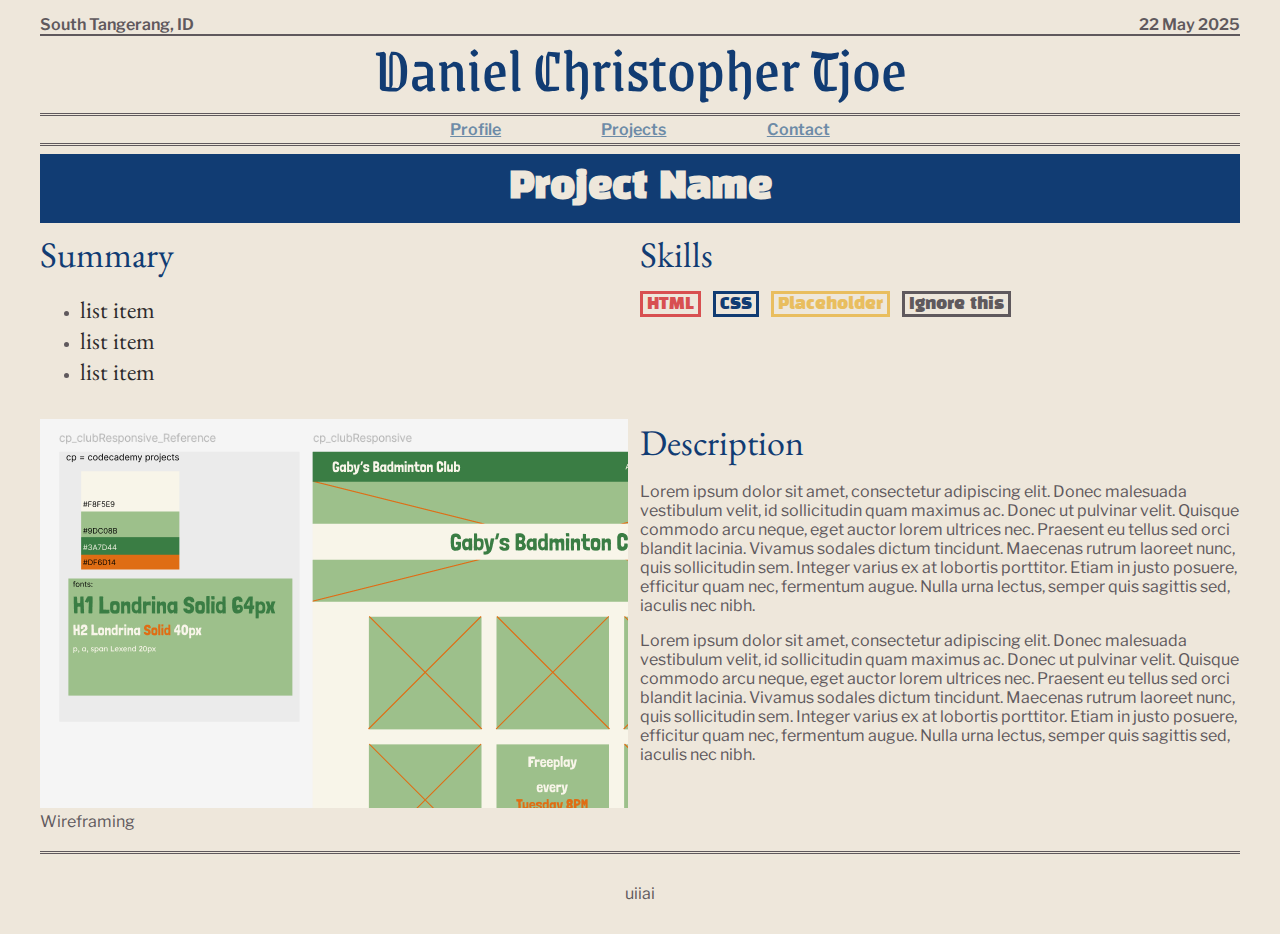
<file: projects_overview/badminClub.html>
<!DOCTYPE html>
<html lang="en">
<head>
    <meta charset="UTF-8">
    <meta name="viewport" content="width=device-width, initial-scale=1.0">
    <link rel="stylesheet" type="text/css" href="../project_styles.css">
    <link rel="preconnect" href="https://fonts.googleapis.com">
    <link rel="preconnect" href="https://fonts.gstatic.com" crossorigin>
    <link href="https://fonts.googleapis.com/css2?family=Black+Han+Sans&family=Dela+Gothic+One&family=EB+Garamond:ital,wght@0,400..800;1,400..800&family=Grenze+Gotisch:wght@100..900&family=Libre+Franklin:ital,wght@0,100..900;1,100..900&display=swap" rel="stylesheet">
    <title>Daniel C. T. Portfolio</title>
</head>
<body>
    <header>
        <section class="dateLocationDecor">
            <p>South Tangerang, ID</p>
            <p>22 May 2025</p>
        </section>
        <section class="mainTitle">
            <a href="../main.html"><h1>Daniel Christopher Tjoe</h1></a>
        </section>
        <nav>
            <ul>
                <li><a href="../main.html">Profile</a></li>
                <li><a href="../main.html#projects">Projects</a></li>
                <li><a href="../main.html#contactBox">Contact</a></li>
            </ul>
        </nav>
    </header>
    <section id="projectTitle">
        <h2>Project Name</h2>
    </section>
    <section class="content summaryAndSkills">
        <div class="summary">
            <h3>Summary</h3>
            <ul>
                <li><a>list item</a></li>
                <li><a>list item</a></li>
                <li><a>list item</a></li>
            </ul>
        </div>
        <div class="skills">
            <h3>Skills</h3>
            <ul>
                <li><a class="red">HTML</a></li>
                <li><a class="blue">CSS</a></li>
                <li><a class="yellow">Placeholder</a></li>
                <li><a>Ignore this</a></li>
            </ul>
        </div>
    </section>
    <section class="content photoAndDesc">
        <div class="image">
            <div class="wrapper">
                <img src="../assets/badminClub_wireframe.png">
            </div>
            <p id="caption">Wireframing</p>
        </div>
        <div class="desc">
            <h3>Description</h3>
            <p>Lorem ipsum dolor sit amet, consectetur adipiscing elit. Donec malesuada vestibulum velit, id sollicitudin quam maximus ac. Donec ut pulvinar velit. Quisque commodo arcu neque, eget auctor lorem ultrices nec. Praesent eu tellus sed orci blandit lacinia. Vivamus sodales dictum tincidunt. Maecenas rutrum laoreet nunc, quis sollicitudin sem. Integer varius ex at lobortis porttitor. Etiam in justo posuere, efficitur quam nec, fermentum augue. Nulla urna lectus, semper quis sagittis sed, iaculis nec nibh.</p>
            <p>Lorem ipsum dolor sit amet, consectetur adipiscing elit. Donec malesuada vestibulum velit, id sollicitudin quam maximus ac. Donec ut pulvinar velit. Quisque commodo arcu neque, eget auctor lorem ultrices nec. Praesent eu tellus sed orci blandit lacinia. Vivamus sodales dictum tincidunt. Maecenas rutrum laoreet nunc, quis sollicitudin sem. Integer varius ex at lobortis porttitor. Etiam in justo posuere, efficitur quam nec, fermentum augue. Nulla urna lectus, semper quis sagittis sed, iaculis nec nibh.</p>
        </div>
    </section>
    <footer>
        <a>uiiai</a>
    </footer>
</body>
</html>
</file>
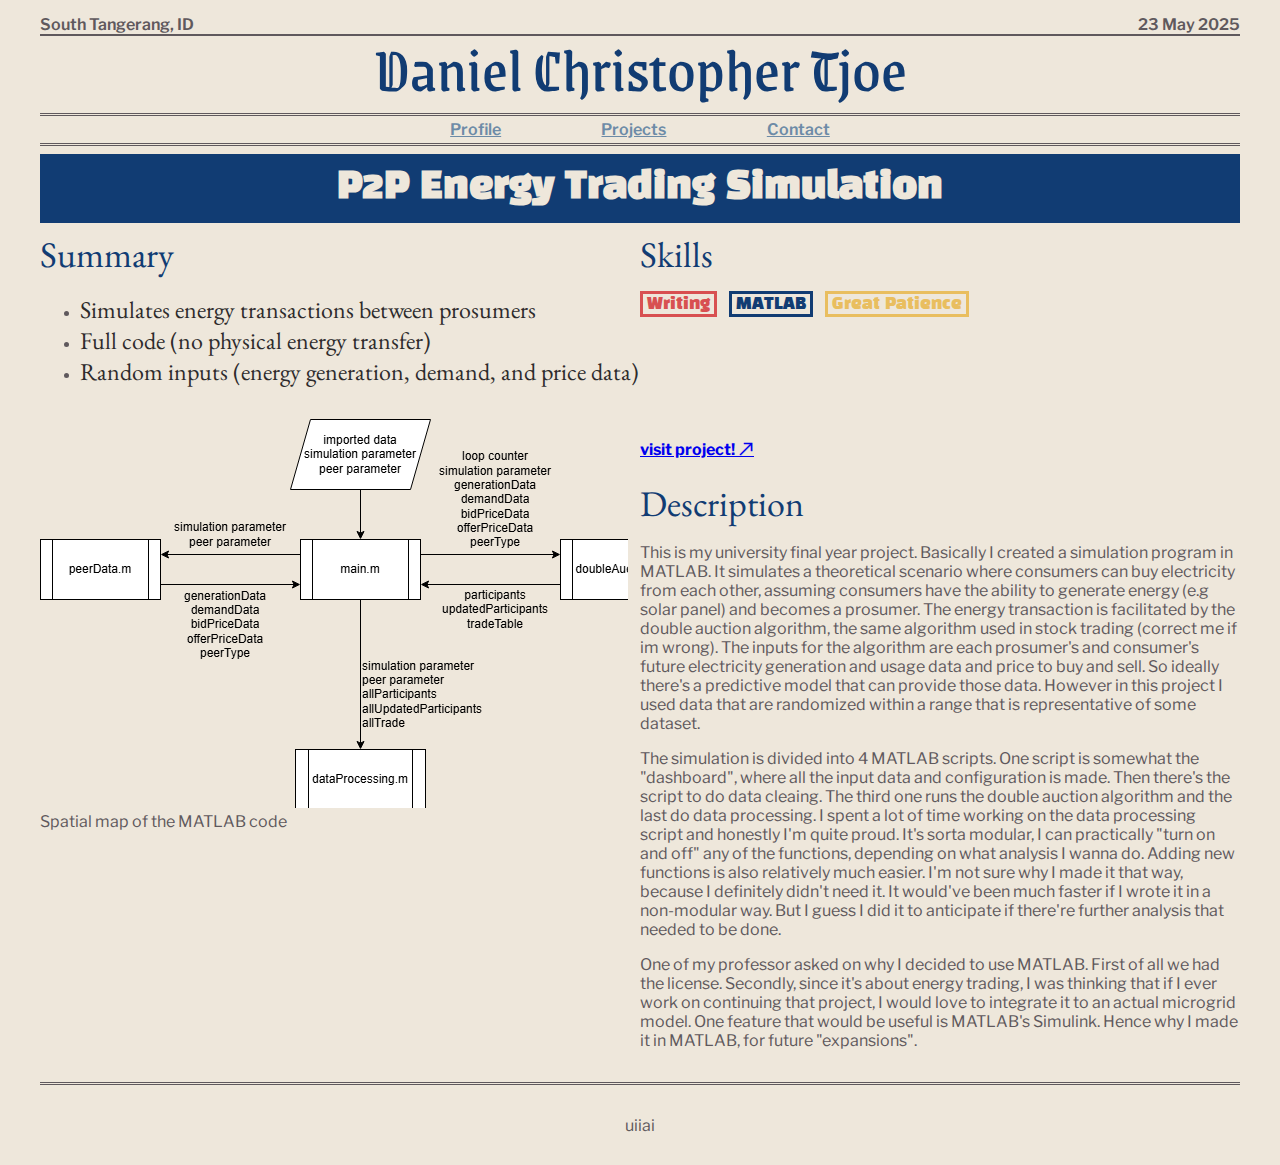
<file: projects_overview/p2pTradeTA.html>
<!DOCTYPE html>
<html lang="en">
<head>
    <meta charset="UTF-8">
    <meta name="viewport" content="width=device-width, initial-scale=1.0">
    <link rel="stylesheet" type="text/css" href="../project_styles.css">
    <link rel="preconnect" href="https://fonts.googleapis.com">
    <link rel="preconnect" href="https://fonts.gstatic.com" crossorigin>
    <link href="https://fonts.googleapis.com/css2?family=Black+Han+Sans&family=Dela+Gothic+One&family=EB+Garamond:ital,wght@0,400..800;1,400..800&family=Grenze+Gotisch:wght@100..900&family=Libre+Franklin:ital,wght@0,100..900;1,100..900&display=swap" rel="stylesheet">
    <title>Daniel C. T. Portfolio</title>
</head>
<body>
    <header>
        <section class="dateLocationDecor">
            <p>South Tangerang, ID</p>
            <p>23 May 2025</p>
        </section>
        <section class="mainTitle">
            <a href="../main.html"><h1>Daniel Christopher Tjoe</h1></a>
        </section>
        <nav>
            <ul>
                <li><a href="../main.html">Profile</a></li>
                <li><a href="../main.html#projects">Projects</a></li>
                <li><a href="../main.html#contactBox">Contact</a></li>
            </ul>
        </nav>
    </header>
    <section id="projectTitle">
        <h2>P2P Energy Trading Simulation</h2>
    </section>
    <section class="content summaryAndSkills">
        <div class="summary">
            <h3>Summary</h3>
            <ul>
                <li><a>Simulates energy transactions between prosumers</a></li>
                <li><a>Full code (no physical energy transfer)</a></li>
                <li><a>Random inputs (energy generation, demand, and price data)</a></li>
            </ul>
        </div>
        <div class="skills">
            <h3>Skills</h3>
            <ul>
                <li><a class="red">Writing</a></li>
                <li><a class="blue">MATLAB</a></li>
                <li><a class="yellow">Great Patience</a></li>
            </ul>
        </div>
    </section>
    <section class="content photoAndDesc">
        <div class="image">
            <div class="wrapper">
                <img src="../assets/FlowP2PET_MATLAB-spatialMap.drawio.png">
            </div>
            <p id="caption">Spatial map of the MATLAB code</p>
        </div>
        <div class="desc">
            <a href="https://github.com/dannychristo/P2PET" class="link_to_project"><h4>visit project! 🡥</h4></a>
            <h3>Description</h3>
            <p>This is my university final year project. Basically I created a simulation program in MATLAB. It simulates a theoretical
                scenario where consumers can buy electricity from each other, assuming consumers have the ability to generate energy
                (e.g solar panel) and becomes a prosumer. The energy transaction is facilitated by the double auction algorithm, the same algorithm
                used in stock trading (correct me if im wrong). The inputs for the algorithm are each prosumer's and consumer's future electricity
                generation and usage data and price to buy and sell. So ideally there's a predictive model that can provide those data. However
                in this project I used data that are randomized within a range that is representative of some dataset.
            </p>
            <p>The simulation is divided into 4 MATLAB scripts. One script is somewhat the "dashboard", where all the input data and configuration
                is made. Then there's the script to do data cleaing. The third one runs the double auction algorithm and the last do data processing.
                I spent a lot of time working on the data processing script and honestly I'm quite proud. It's sorta modular, I can practically 
                "turn on and off" any of the functions, depending on what analysis I wanna do. Adding new functions is also relatively much easier.
                I'm not sure why I made it that way, because I definitely didn't need it. It would've been much faster if I wrote it in a 
                non-modular way. But I guess I did it to anticipate if there're further analysis that needed to be done.
            </p>
            <p>One of my professor asked on why I decided to use MATLAB. First of all we had the license. Secondly, since it's about energy trading,
                I was thinking that if I ever work on continuing that project, I would love to integrate it to an actual microgrid model. One
                feature that would be useful is MATLAB's Simulink. Hence why I made it in MATLAB, for future "expansions".
            </p>
        </div>
    </section>
    <footer>
        <a>uiiai</a>
    </footer>
</body>
</html>
</file>
<file: finished_projects/badminClub_site/styles.css>
/*Global Variable*/
body {
    margin: 0;
    background-color: #f8f5e9;
}

h1 {
    font-family: "Londrina Solid";
    font-size: 4rem;
    color: #3a7d44;
    margin: 0;
}

h2 {
    font-family: "Londrina Solid";
    font-size: 2.5rem;
    color: #f8f5e9;
    margin: 0;
}

p, a, span, button {
    font-family: "Lexend";
    font-size: 1.25rem;
    color: #f8f5e9;
}

/*Content*/

header {
    height: 5rem;
    background-color: #3a7d44;
    position: fixed;
    z-index: 5;
    width: 100%;
}

.headerContent {
    height: 100%;
    width: 100%;
    display: flex;
    justify-content: space-between;
    align-items: center;
}

.headerContent h2 {
    padding: 0 2.5rem;
    min-width: 30%;
    flex-grow: 1;
}

nav {
    min-width: 30%;
    padding-right: 2.5rem;
    flex-grow: 2;
}

nav ul {
    list-style: none;
    display: flex;
    justify-content: flex-end;
    align-items: center;
}

nav li {
    margin: 0 5%;
}

li a {
    text-decoration: none;
}

li button {
    background-color: #df6d14;
    border: none;
    border-radius: 0.5rem;
}

@media only screen and (max-width: 800px) {
    .headerContent h2 {
        display: none;
    }

    nav {
        width: 100%;
        padding: 0;
    }

    nav ul {
        padding: 0;
        justify-content: space-around;
    }
}

@media only screen and (max-width: 550px) {
    h1 {
        font-size: 3.5rem;
    }
}

.mainSection {
    top: 5rem;
    position: relative;
}

.banner {
    background-image: url("./images/bg_3.jpg");
    height: 20rem;
    background-size: cover;
    background-position: bottom;
    margin-bottom: 2.5rem;
}

.title {
    display: flex;
    align-items: center;
    width: 100%;
    height: 20rem;
}

.title h1 {
    background-color:#f8f5e9;
    width: 100%;
    text-align: center;
}

.grid {
    margin: 0 5%;
    max-width: 90%;
    display: flex;
    justify-content: center;
    flex-wrap: wrap;
}

.square {
    width: 20rem;
    height: 20rem;
    background-color: #9dc08b;
    margin: 0 1.25rem 2.5rem 1.25rem;
    flex-shrink: 0;
    display: flex;
    flex-direction: column;
    justify-content: center;
    align-items: center;
}

.image img {
    width: 100%;
    height: 100%;
    object-fit: cover;
}

.activity span {
    font-family: inherit;
    font-size: inherit;
    color: #df6d14;
}

.square p {
    text-align: center;
}

.location #oldTraffic {
    color:#df6d14;
}

.seven, .mobile {
    display: none;
}

@media only screen and (max-width: 1200px) {
    .two, .five, .six, .four {
        display: none;
    }

    .seven {
        display: flex;
    }
}

@media only screen and (max-width: 800px) {
    .square {
        display: none;
    }

    .mobile, .one, .seven {
        display: flex;
        width: 100%;
    }

    .image {
        height: 20rem;
    }

    .mobile {
        height: fit-content;
        padding: 5% 0;
    }

    .infoTextMobile {
        display: flex;
        flex-direction: column;
        height: 100%;
        margin: 0 10%;
        text-align: center;
        justify-content: space-around;
    }

    .infoTextMobile span {
        font-family: inherit;
        font-size: inherit;
        color: #df6d14;
    }

    .infoTextMobile #oldTraffic {
        color: #df6d14;
    }
}

footer {
    background-color:#3a7d44;
    position: relative;
    bottom: -5rem;
    height: 2.5rem;
    margin: 0;
    display: flex;
    align-items: center;
}

footer span {
    font-size: 0.75rem;
    width: 100%;
    text-align: center;
}
</file>
<file: styles.css>
/*Default*/

body {
    background-color: #eee7db;
    /* background-image: radial-gradient(#eee7db, #d1c9bc); */
    /* background-image: radial-gradient(ellipse at top, #f0eae0, transparent), radial-gradient(ellipse at bottom, #d1c9bc, transparent); */
    margin: 0 2.5rem;
}

@media only screen and (min-width: 1500px) {
    html {
        font-size: 19px;
    }
}

@media only screen and (min-width: 1690px) {
    html {
        font-size: 22px;
    }
}

/* @media only screen and (min-width: 1880px) {
    html {
        font-size: 22px;
    }
} */

@media only screen and (min-width: 2070px) {
    html {
        font-size: 26px;
    }
}

@media only screen and (min-width: 2446px) {
    html {
        font-size: 31px;
    }
}

h1 {
    font-family: "Grenze Gotisch", serif;
    font-size: 4rem;
    font-weight: 400;
    color: #113c73;
    text-align: center;
    line-height: 1;
    margin: 0;
    padding-bottom: 0.8rem;
}

p, a {
    font-family: "Libre Franklin";
    font-size: 1rem;
}

h2.sectionTitle { /* used in Projects and Contacts */
    font-family: "EB Garamond", sans-serif;
    font-size: 2.25rem;
    font-weight: 400;
    margin: 0 0 1rem;
    color:#113C73;
}

/* beeMovie script scripting */
p.beeMovie { /* used everywhere */
    width: fit-content;
    font-size: 0.45rem;
    font-family: 'Roboto Mono', monospace;
    color: #5F595D;
    font-weight: 400;
    line-height: 0.5rem;
    /* overflow-y: hidden; */
    text-align: justify;
    /* text-justify: inter-character; */
    margin: 0 0.25rem;
}

#measure {
    margin: 0;
}

.beeMovieWrap {
    overflow: hidden;
    height: 100%;
}

.bee2 {
    height: 10rem;
}

/*Header*/
.dateLocationDecor {
    display: inline-flex;
    justify-content: space-between;
    align-items: flex-end;
    width: 100%;
    padding-top: 0.8px;
    margin-top: 14px;
}

.dateLocationDecor p {
    font-weight: 600;
    color: #5f595d;
    margin: 0;
}

nav a {
    font-weight: 600;
    color: #6d8ba7;
    margin: 0;
}

.mainTitle {
    width: 100%;
    border-style: solid none double;
    border-color: #5F595D;
    border-top-width: 2px;
}

.mainTitle a {
    text-decoration: none;
}

nav {
    padding: 0 30%;
    border-bottom-style: double;
    border-color: #5F595D;
}

nav ul {
    list-style: none;
    display: flex;
    justify-content: space-around;
    padding: 0.25rem 0;
    margin: 0;
}

/* Profile */
.profile {
    padding-bottom: 1rem;
    border-bottom: solid #5F595D 1px;
    height: 21.8rem;
}

h2.banner {
    font-family: "Dela Gothic One", Arial;
    font-size: 4rem;
    font-weight: 400;
    width: 100%;
    color:#eee7db;
    text-align: center;
    margin: 1rem 0 0.25rem;
    line-height: 1.15;
    padding-bottom: 0.5rem;
}

h2.blueBG {
    background-color:#113c73;
}

#banner_bottom {
    display: inline-flex;
    justify-content: space-between;
    width: 100%;
    height: 16rem;
}

#albar_img_container {
    width: 36.875rem;
    height: 100%;
}

#albar_photo {
    width: 36.875rem;
    height: 100%;
    object-fit: cover;
}

#banner_bottom p {
    width: 17.8125rem;
}

#banner_bottom_right {
    width: 17.8125rem;
    display: inline-flex;
    flex-direction: column;
    justify-content: space-between;
}

#banner_bottom_right p {
    width: fit-content;
}

#banner_bottom_right h3 {
    font-family: 'EB Garamond', serif;
    font-weight: 400;
    font-size: 2.625rem;
    color:#5F595D;
    margin: 0;
}

#profile_button {
    display: inline-flex;
    background-color: #D85051;
    justify-content: center;
    align-items: center;
    align-self: flex-end;
}

#profile_button h4 {
    font-family: 'Dela Gothic One', serif;
    font-size: 1.5rem;
    font-weight: 400;
    color: #EEE7DB;
    margin: 0;
    padding: 0 0.5rem 0 1rem;
}

#profile_button img {
    width: 25px;
    height: 25px;
    padding: 0 1rem 0 0.5rem;
}

/* Opened profile */
.profile.content {
    min-height: 21.63125rem;
    margin-top: 1rem;
    padding-bottom: 1rem;
    border-bottom: solid #5F595D 1px;
    /* display: inline-flex; */
    display: none;
    justify-content: space-between;
}

.side {
    width: 25%;
    /* height: 100%; */
}

.middle {
    width: 48%;
    display: flex;
    flex-direction: column;
    justify-content: center;
}

img.left {
    height: 100%;
    object-fit: cover;
}

.uni {
    display: inline-flex;
    justify-content: flex-start;
}

.uni img {
    margin: 0 3%;
}

.uni .major {
    display: flex;
    flex-direction: column;
    font-family: "EB Garamond", Arial;
    color: #113C73;
}

.major h2 {
    font-size: 1.5rem;
    font-weight: 400;
    margin: 0;
}

.major h3 {
    font-size: 1rem;
    font-weight: 400;
    margin: 0;
}

.middle p {
    font-family: "Libre Franklin", Arial;
    font-size: 1rem;
    font-weight: 400;
    color: #5F595D;
    text-align: justify;
    margin: 0.5rem 0;
}

.side.right {
    display: flex;
    flex-direction: column;
    justify-content: space-between;
}

#nara_3_wrapper {
    display: none;
}

.side.right h2 {
    font-family: "Dela Gothic One", sans-serif;
    font-size: 1rem;
    font-weight: 400;
    color: #EEE7DB;
    margin: 0;
    padding: 0.5rem;
}

.badges {
    display: inline-flex;
    justify-content: space-around;
    flex-wrap: wrap;
    margin: 1rem 0;
}

.badges a {
    max-width: 30%;
}

.badges img {
    width: 100%;
    object-fit: scale-down;
    margin: 0.25rem;
}

#profile_button_close {
    display: inline-flex;
    background-color: #D85051;
    justify-content: center;
    align-items: center;
    align-self: flex-end;
}

#profile_button_close h2 {
    padding: 0 0.5rem 0 1rem;
    font-size: 1.5rem;
}

#profile_button_close h4 {
    font-family: "Libre Franklin", Arial;
    font-size: 1.5rem;
    color: #EEE7DB;
    margin: 0;
    padding: 0 0.875rem 0 0.5rem;
}

/* Projects */

.projects {
    width: 100%;
    margin: 1.5rem 0;
    display: inline-flex;
    justify-content: space-between;
    flex-wrap: wrap;
}

.grid {
    height: 22.5rem;
    width: 17.8125rem;
    display: flex;
    flex-direction: column;
    margin-bottom: 1.25rem;
    /* border: solid; */
}

/* Projects: Project Cards */

.projectCard {
    height: 12.5rem;
    display: flex;
    flex-direction: column;
    justify-content: space-evenly;
    box-sizing: border-box;
    border: solid 0.25rem;
    flex-shrink: 0;
    margin: 0 0.25rem;
}

a.cardLinks {
    text-decoration: none;
}

.cardTitle {
    font-family: "Black Han Sans", Calibri, sans-serif;
    font-size: 2.25rem;
    font-weight: 400;
    text-align: center;
    margin: 0;
}

.cardLowerHalf {
    display: flex;
    justify-content:  center;
    align-items: center;
    margin: 0 5%;
}

.cardSubtitle {
    font-family: "EB Garamond", Arial;
    font-size: 1.5rem;
    font-weight: 400;
    color: #2D2B2C;
    margin: 0;
}

.arrow {
    font-family: Calibri;
    font-weight: 800;
    font-size: 2rem;
    margin: 0;
}

/* Project: Color Specificity */

.blue {
    color: #113C73;
    border-color: #113C73;
}

.yellow {
    color: #E9BE5F;
    border-color: #E9BE5F;
}

.red {
    color: #D85051;
    border-color: #D85051;
}

/* Project: Grid Specificity */
.grid.top .beeMovieWrap {
    margin-top: 0.5rem;
}

.grid.bottom .beeMovieWrap {
    margin-bottom: 0.5rem;
}

/* Project clickity clack */
a.cardLinks.blue:hover .blue, a.cardLinks.blue:hover h4.cardSubtitle, a.cardLinks.blue:active .blue, a.cardLinks.blue:active h4.cardSubtitle {
    color:#EEE7DB;
    background-color: #113C73;
}

a.cardLinks.red:hover .red, a.cardLinks.red:hover h4.cardSubtitle, a.cardLinks.red:active .red, a.cardLinks.red:active h4.cardSubtitle {
    color:#EEE7DB;
    background-color: #D85051;
}

a.cardLinks.yellow:hover .yellow, a.cardLinks.yellow:hover h4.cardSubtitle, a.cardLinks.yellow:active .yellow, a.cardLinks.yellow:active h4.cardSubtitle {
    color:#EEE7DB;
    background-color: #E9BE5F;
}

a.cardLinks:active .cardLowerHalf h4.arrow {
    color: #2D2B2C;
    border-radius: 75%;
    border: solid;
    border-color: #EEE7DB;
    background-color:#EEE7DB;
}

/* Contact Box */
.grid.contact {
    display: flex;
    flex-direction: column;
    justify-content: center;
    /* align-items: center; */
}

.contact p {
    margin-bottom: 0.25rem;
}

.contact h2 {
    margin: 0;
    color:#2D2B2C;
}

.contactBox {
    width: 100%;
    display: flex;
    flex-direction: column;
    align-items: center;
    box-sizing: border-box;
    border: dashed 0.125rem;
    flex-shrink: 0;
    border-color: #5F595D;
    margin-top: 0.5rem;
}

.social {
    display: flex;
    align-self: flex-start;
    margin: 0.5rem;
}

.social img {
    width: 1.5rem;
    object-fit: scale-down;
    margin-right: 0.5rem;
}

.social a {
    font-family: "EB Garamond", Arial, Helvetica, sans-serif;
    font-size: 1rem;
    font-weight: 400;
    color: #6d8ba7;
}

/* contact clickity */
.social a:visited {
    color: #826DA7;
}

.social a:hover {
    color: #113C73;
}

.social a:active {
    color: #826DA7;
}

/* Footer */
footer {
    width: 100%;
    height: 5rem;
    display: flex;
    justify-content: center;
    align-items: center;
    border-top-style: double;
    border-color: #5F595D;
}

footer a {
    color: #5F595D;
    font-weight: 400;
}

/* Responsive ahh */

@media only screen and (max-width: 1250px) { /* banner became 2 lines */
    h2.banner {
        font-size: 2rem;
    }
    .profile {
        height: unset;
    }
}

@media only screen and (max-width: 1219px) { /* 3 columns */
    .bee1 {
        display: none;
    }

    .grid.fulltext {
        display: none;
    }

    #banner_bottom {
        justify-content: center;
    }

    #projects {
        justify-content: center;
    }

    img.side.left, .side.right h2.blueBG {
        display: none;
    }

    .middle {
        width: 36.125rem;
    }
    
    .side.right {
        margin: 0 0.5rem;
        width: 17.8125rem;
    }

    #nara_3_wrapper {
        width: 100%;
        height: 12rem;
        overflow: hidden;
        display: block;
    }

    #nara_3columns {
        width: 100%;
        object-fit: scale-down;
        object-position: 0 -65px;
    }

    #profile_content {
        justify-content: center;
        width: 100%;
    }
}

@media only screen and (max-width: 934px) { /* 2 columns project */
    #albar_img_container {
        width: 17.8125rem;
    }

    #albar_photo {
        width: 100%;
    }

    #nara_3_wrapper {
        display: none;
    }

    #profile_content {
        flex-direction: column;
    }

    .middle {
        width: 100%;
    }

    .middle p {
        margin-top: 0;
    }

    .side.right {
        width: 100%;
        flex-direction: row;
    }

    .badges {
        max-width: 40%;
        margin: 0;
        margin-left: 5%;
    }
}

@media only screen and (max-width: 649px) { /* all beeMovie script gone */
    body {
        margin: 0 1rem;
    }

    .beeMovie, .beeMovieWrap {
        display: none;
    }

    .grid {
        height: fit-content;
    }

    .grid.title {
        width: 100%;
    }

    .projects {
        justify-content: center;
    }

    #projectSectionTitle {
        text-align: center;
    }

    #banner_bottom {
        justify-content: center;
    }

    #albar_img_container {
        width: 10rem;
    }

    #albar_photo {
        width: 17.8125rem;
    }

    #banner_bottom_right {
        justify-content: flex-end;

    }

    #banner_bottom_right h3 {
        width: 50%;
        text-align: end;
        align-self: flex-end;
    }
}

@media only screen and (max-width: 611px) {
    h1 {
        font-size: 3rem;
    }

    .dateLocationDecor p {
        font-size: 0.5rem;
    }

    nav {
        padding: 0 10%;
    }

    nav ul {
        padding-top: 0;
    }

    nav a {
        font-size: 0.75rem;
    }

    /* Rework grid */

    .grid {
        width: 12.5rem;
    }

    .projectCard {
        height: 10rem;
    }

    .cardTitle {
        font-size: 1.75rem;
    }

    .cardSubtitle {
        font-size: 1rem;
    }

    .arrow {
        font-size: 1.5rem;
    }

    .contact {
        width: 17.8125rem;
    }
}

@media only screen and (max-width: 513px) { /* mobile view */
    h1 {
        font-size: 2rem;
        padding-bottom: 0.4rem;
    }

    h2.banner {
        font-size: 1rem;
        margin: 0.25rem 0;
        padding-bottom: 0.25rem;
    }

    #banner_bottom_right h3 {
        font-size: 2rem;
    }

    #banner_bottom_right h4 {
        font-size: 1rem;
    }

    #banner_bottom_right img {
        width: 15px;
        height: 15px;
    }

    #profile_button_close h2, #profile_button_close h4 {
        font-size: 1rem;
    }

    .grid {
        width: 10rem;
    }

    .projectCard {
        height: 7.5rem;
    }

    .cardTitle {
        font-size: 1.375rem;
    }

    .cardSubtitle {
        font-size: 0.875rem;
    }

    .arrow {
        font-size: 1rem;
    }

    .contact {
        width: 17.8125rem;
    }
}

@media only screen and (max-width: 420px) { /*thinner mobile*/
    #banner_bottom {
        height: 10rem;
    }

    #albar_photo {
        height: 100%;
        width: 15rem;
    }

    #banner_bottom_right h3 {
        font-size: 1.5rem;
    }

    #banner_bottom_right h4 {
        font-size: 0.8rem;
    }

    .middle .uni {
        margin-bottom: 0.5rem;
    }
    
    .side.right {
        flex-direction: column;
        align-items: center;
        align-self: center;
    }

    .badges {
        max-width: 100%;
        margin: 0;
        justify-content: center;
    }

    #profile_button_close {
        align-self: center;
    }
}
</file>
<file: project_styles.css>
/*Default*/

body {
    background-color: #eee7db;
    margin: 0 2.5rem;
}

h1 {
    font-family: "Grenze Gotisch", serif;
    font-size: 4rem;
    font-weight: 400;
    color: #113c73;
    text-align: center;
    line-height: 1;
    margin: 0;
    padding-bottom: 0.8rem;
}

p, a {
    font-family: "Libre Franklin";
    font-size: 1rem;
}

/*Header*/
.dateLocationDecor {
    display: inline-flex;
    justify-content: space-between;
    align-items: flex-end;
    width: 100%;
    padding-top: 0.8px;
    margin-top: 14px;
}

.dateLocationDecor p {
    font-weight: 600;
    color: #5f595d;
    margin: 0;
}

nav a {
    font-weight: 600;
    color: #6d8ba7;
    margin: 0;
}

.mainTitle {
    width: 100%;
    border-style: solid none double;
    border-color: #5F595D;
    border-top-width: 2px;
}

.mainTitle a {
    text-decoration: none;
}

nav {
    padding: 0 30%;
    border-bottom-style: double;
    border-color: #5F595D;
}

nav ul {
    list-style: none;
    display: flex;
    justify-content: space-around;
    padding: 0.25rem 0;
    margin: 0;
}

/* Global */
h2 {
    width: 100%;
    text-align: center;
    font-family: "Black Han Sans", Arial, Helvetica, sans-serif;
    font-size: 2.25rem;
    color: #EEE7DB;
    padding: 1% 0;
    margin: 0.5rem 0;
    background-color: #113C73;
}

h3 {
    font-family: "EB Garamond", Arial, Helvetica, sans-serif;
    font-size: 2.25rem;
    font-weight: 400;
    color: #113C73;
    margin: 0;
}

p {
    font-family: "Libre Franklin", Arial, Helvetica, sans-serif;
    font-size: 1rem;
    font-weight: 400;
    color: #5F595D;
}

/* Layouting */
#projectTitle {
    width: 100%;
    display: flex;
    justify-content: center;
    align-items: center;
}

.content {
    display: flex;
    justify-content: space-around;
    margin-bottom: 1rem;
}

/* Summary and Skills specifics */
.summary {
    width: 50%;
    display: flex;
    flex-direction: column;
}

.summary ul {
    color: #5F595D;
}

.summary li a {
    font-family: "EB Garamond", Arial, Helvetica, sans-serif;
    font-size: 1.5rem;
    color: #2D2B2C;
}

.skills {
    width: 50%;
    display: flex;
    flex-direction: column;
}

.skills ul {
    list-style: none;
    display: flex;
    justify-content: flex-start;
    flex-wrap: wrap;
    padding: 0;
}

.skills li {
    margin: 0 0.75rem 0.75rem 0;
}

.skills li a {
    font-family: "Black Han Sans", Arial, Helvetica, sans-serif;
    font-size: 1rem;
    padding: 0.125rem 0.25rem;
    border: solid;
    color: #5F595D;
    border-color: #5F595D;
}

.skills li a.red {
    color: #D85051;
    border-color: #D85051;
}

.skills li a.blue {
    color: #113C73;
    border-color: #113C73;
}

.skills li a.yellow {
    color: #E9BE5F;
    border-color: #E9BE5F;
}

/* Specifics Desc and Photo */
.photoAndDesc .image {
    height: 26rem;
    width: 50%;
    display: flex;
    flex-direction: column;
}

.photoAndDesc .wrapper {
    height: 25rem;
    width: 98%;
    margin-right: 1%;
    overflow: scroll;
}

#caption {
    margin: 0.25rem 0;
}

.desc {
    width: 50%;
}

/* Footer */
footer {
    width: 100%;
    height: 5rem;
    display: flex;
    justify-content: center;
    align-items: center;
    border-top-style: double;
    border-color: #5F595D;
}

footer a {
    color: #5F595D;
    font-weight: 400;
}
</file>
